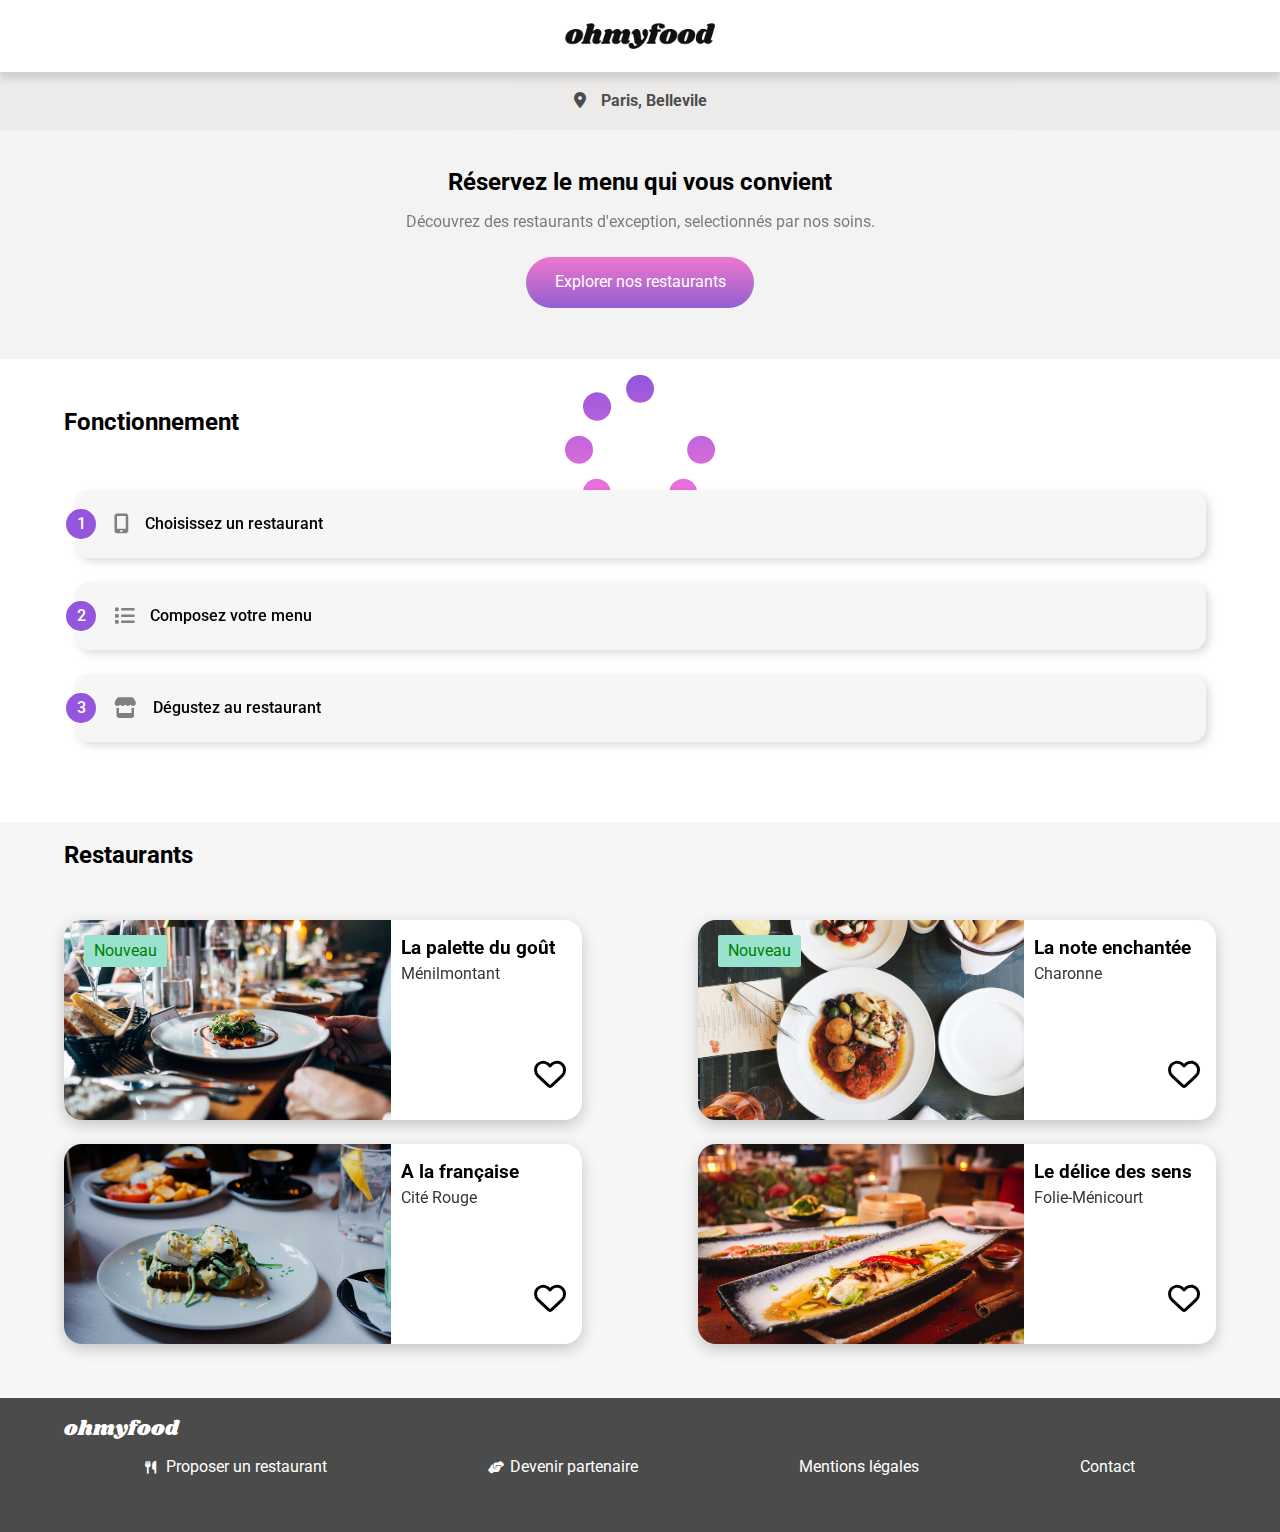
<file: index.html>
<!DOCTYPE html>
<html lang="en">
<head>
    <meta charset="UTF-8">
    <meta name="viewport" content="width=device-width, initial-scale=1.0">
    <link rel="preconnect" href="https://fonts.googleapis.com">
    <link rel="preconnect" href="https://fonts.gstatic.com" crossorigin>
    <link href="https://fonts.googleapis.com/css2?family=Roboto:wght@300;400;500;700&family=Shrikhand&display=swap" rel="stylesheet">
    <link rel="stylesheet"  href="CSS/style.css"/>
    <link rel="stylesheet" href="https://cdnjs.cloudflare.com/ajax/libs/font-awesome/6.1.0/css/all.min.css"/>
    <title>ohmyfood</title>
</head>
<body>
    <div class="body-invisible">
        <div class="loader-ohmyfood" id="visible">
            <i class="fa-solid fa-spinner"></i>
        </div> 
        <header>
            <div class="flexLoca">
                <img src="images/logo/ohmyfood.png" alt="logo">
            </div>
            <div class="loca">
                <i class="fa-solid fa-location-dot"></i>
                <span>Paris, Bellevile</span>
            </div>
        </header>
        <section class="explainLoca">
            <div class="exploration">
                <h3>Réservez le menu qui vous convient</h3>
                <p>Découvrez des restaurants d'exception, selectionnés par nos soins.</p>
                <button>Explorer nos restaurants</button>
            </div>
            <div class="fonctionnement">
                <h2>Fonctionnement</h2>
                <ol>
                    <li><i class="fa-solid fa-mobile-screen-button"></i>Choisissez un restaurant</li>
                    <li><i class="fa-solid fa-list"></i>Composez votre menu</li>
                    <li><i class="fa-solid fa-store"></i>Dégustez au restaurant</li>
                </ol>
            </div>
        </section>
        <section class="restaurants">
            <div class="container">
                <div class="cards">
                    <h2>Restaurants</h2>
                    <a class="card" href="la-palette-du-gout.html">
                        <img class="img_restaurant" src="images/restaurants/jay-wennington-N_Y88TWmGwA-unsplash.jpg" alt="palette du gout">
                        <span class="new">Nouveau</span>
                        <div class="article_content">
                            <h3>La palette du goût</h3>
                            <p>Ménilmontant</p>
                            <i class="fa-regular coeurVide fa-heart"></i>
                            <i class="fa-solid coeurPlein fa-heart"></i>
                        </div>
                    </a>
                    <a class="card" href="la-note-enchantee.html">
                        <img class="img_restaurant" src="images/restaurants/stil-u2Lp8tXIcjw-unsplash.jpg" alt="note enchantée">
                        <span class="new">Nouveau</span>
                        <div class="article_content">
                            <h3>La note enchantée</h3>
                            <p>Charonne</p>
                            <i class="fa-regular coeurVide fa-heart"></i>
                            <i class="fa-solid coeurPlein fa-heart"></i>
                        </div>
                    </a>
                    <a class="card" href="a-la-francaise.html">
                        <img class="img_restaurant" src="images/restaurants/toa-heftiba-DQKerTsQwi0-unsplash.jpg" alt="palette du gout">
                       
                        <div class="article_content">
                            <h3>A la française</h3>
                            <p>Cité Rouge</p>
                            <i class="fa-regular coeurVide fa-heart"></i>
                            <i class="fa-solid coeurPlein fa-heart"></i>
                        </div>
                    </a>
                    <a class="card" href="le-delice-des-sens.html">
                        <img class="img_restaurant" src="images/restaurants/louis-hansel-shotsoflouis-qNBGVyOCY8Q-unsplash.jpg" alt="palette du gout">
                       
                        <div class="article_content">
                            <h3>Le délice des sens</h3>
                            <p>Folie-Ménicourt</p>
                            <i class="fa-regular coeurVide fa-heart"></i>
                            <i class="fa-solid coeurPlein fa-heart"></i>
                        </div>
                    </a>
                   
                   
                </div>
            </div>
        </section>
        <footer>
            <h4>ohmyfood</h4>
            <ul>
                <li><a href="#"><i class="fa-solid couteaux fa-utensils"></i>Proposer un restaurant</a></li>
                <li><a href="#"><i class="fa-solid fa-handshake-angle"></i>Devenir partenaire</a></li>
                <li><a href="#">Mentions légales</a></li>
                <li><a href="mailto:noreply@ohmyfood.com">Contact</a></li>
            </ul>
        </footer>
    </div>
    
</body>
</html>
</file>
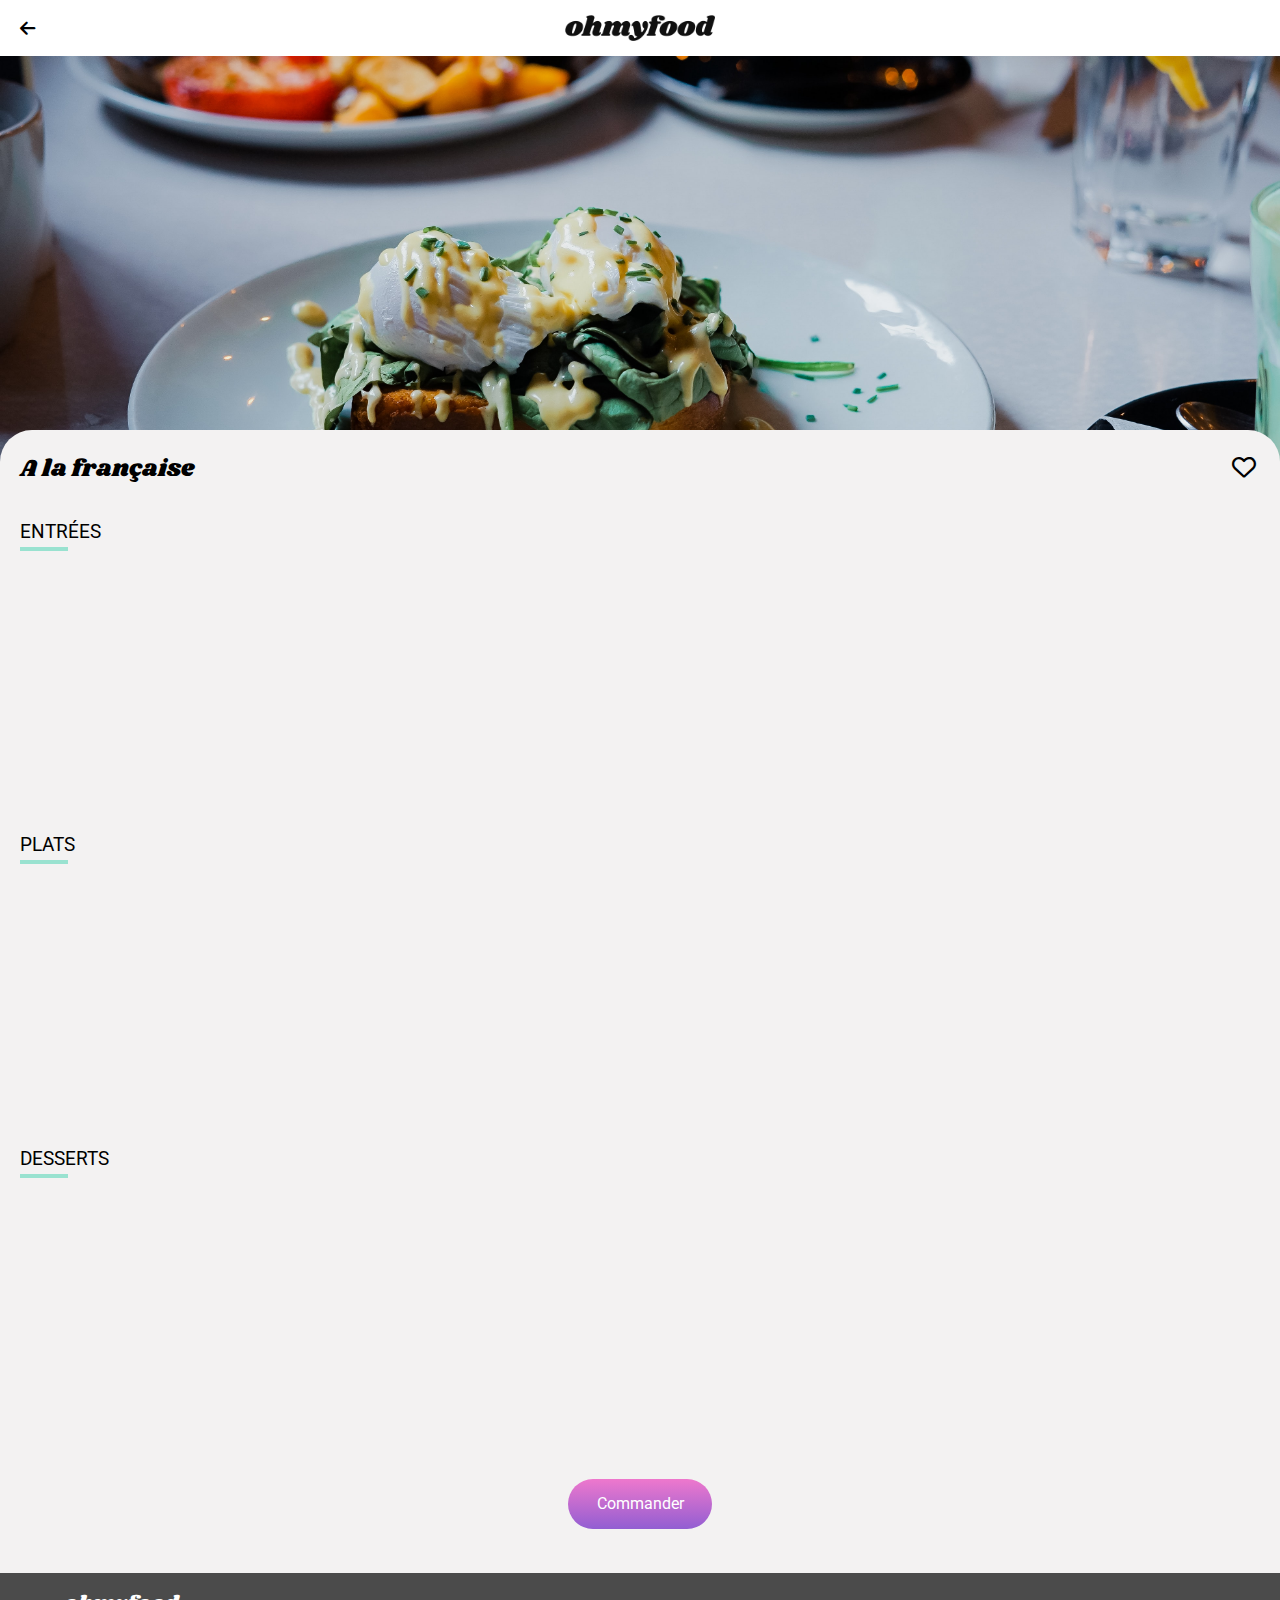
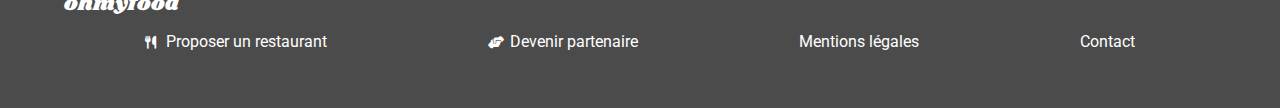
<file: a-la-francaise.html>
<!DOCTYPE html>
<html lang="en">
<head>
    <meta charset="UTF-8">
    <meta http-equiv="X-UA-Compatible" content="IE=edge">
    <meta name="viewport" content="width=device-width, initial-scale=1.0">
    <link rel="preconnect" href="https://fonts.googleapis.com">
    <link rel="preconnect" href="https://fonts.gstatic.com" crossorigin>
    <link href="https://fonts.googleapis.com/css2?family=Roboto:wght@300;400;700&display=swap" rel="stylesheet">
    <link href="https://fonts.googleapis.com/css2?family=Raleway:ital,wght@0,400;0,500;0,600;0,700;1,800&family=Roboto:ital,wght@1,100&family=Shrikhand&display=swap" rel="stylesheet">
    <link rel="stylesheet"  href="CSS/normalize.css"/>
    <link rel="stylesheet"  href="CSS/menu.css"/>
    <link rel="stylesheet" href="https://cdnjs.cloudflare.com/ajax/libs/font-awesome/6.1.0/css/all.min.css"/>
    <title>A la française</title>
</head>
<body>
    <header>
        <div class="header_logo">
            <a href="index.html"><i class="fa-solid fa-arrow-left"></i></a>
            <img class="img_logo" src="images/logo/ohmyfood.png" alt="logo">
        </div>
        <img class="img_restaurant" src="images/restaurants/toa-heftiba-DQKerTsQwi0-unsplash.jpg" alt="A la francaise">
    </header>
    <main>
        <section class="container">
            <div class="header_menu">
                <h2>A la française</h2>
                <div class="coeur">
                    <i class="fa-regular coeurVide fa-heart"></i>
                    <i class="fa-solid coeurPlein fa-heart"></i>
                </div>
                
            </div>
            <div class="menu">
                <article class="menu_entrees">
                    <h3>entrées</h3>
                    <div class="d0 menu_item">
                        <div class="text_item">
                            <strong class="titre_item">Tartare de poulpe acidulé</strong>
                            <span>Aux zestes d'orange</span>
                        </div>
                        <strong class="prix_item">25€</strong>
                        <div class="menu_check">
                            <div class="icone_check">
                                <i class="fa-check fas menuItem__icon"></i>
                            </div>
                        </div>
                    </div>
                    <div class="d1 menu_item">
                        <div class="text_item">
                            <strong class="titre_item">Velouté de légumes d'antan</strong>
                            <span>Carotte, panais, topinambour</span>
                        </div>
                        <strong class="prix_item">35€</strong>
                        <div class="menu_check">
                            <div class="icone_check">
                                <i class="fa-check fas menuItem__icon"></i>
                            </div>
                        </div>
                    </div>
                    <div class="d2 menu_item">
                        <div class="text_item">
                            <strong class="titre_item">Soupe à l'oignon</strong>
                            <span>Revisitée</span>
                        </div>
                        <strong class="prix_item">20€</strong>
                        <div class="menu_check">
                            <div class="icone_check">
                                <i class="fa-check fas menuItem__icon"></i>
                            </div>
                        </div>
                    </div>
                </article>
                <article class="menu_plats">
                    <h3>Plats</h3>
                    <div class="d3 menu_item">
                        <div class="text_item">
                            <strong class="titre_item">Coquilles Saint-Jacques</strong>
                            <span>Accompagnées d'une purée de panais</span>
                        </div>
                        <strong class="prix_item">40€</strong>
                        <div class="menu_check">
                            <div class="icone_check">
                                <i class="fa-check fas menuItem__icon"></i>
                            </div>
                        </div>
                    </div>
                    <div class="d4 menu_item">
                        <div class="text_item">
                            <strong class="titre_item">Magret de canard</strong>
                            <span>Et parmentier de pommes de terre</span>
                        </div>
                        <strong class="prix_item">35€</strong>
                        <div class="menu_check">
                            <div class="icone_check">
                                <i class="fa-check fas menuItem__icon"></i>
                            </div>
                        </div>
                    </div>
                    <div class="d5 menu_item">
                        <div class="text_item">
                            <strong class="titre_item">Pigeonneau d’Ille-et-Vilaine</strong>
                            <span>Sur son lit de gnocchis aux légumes</span>
                        </div>
                        <strong class="prix_item">44€</strong>
                        <div class="menu_check">
                            <div class="icone_check">
                                <i class="fa-check fas menuItem__icon"></i>
                            </div>
                        </div>
                    </div>
                </article>
                <article class="menu_dessert">
                    <h3>Desserts</h3>
                    <div class="d6 menu_item">
                        <div class="text_item">
                            <strong class="titre_item">Pétales de violettes glacés</strong>
                            <span>Et purée de noisettes</span>
                        </div>
                        <strong class="prix_item">18€</strong>
                        <div class="menu_check">
                            <div class="icone_check">
                                <i class="fa-check fas menuItem__icon"></i>
                            </div>
                        </div>
                    </div>
                    <div class="d7 menu_item">
                        <div class="text_item">
                            <strong class="titre_item">Fondant au chocolat</strong>
                            <span>Revisité</span>
                        </div>
                        <strong class="prix_item">22€</strong>
                        <div class="menu_check">
                            <div class="icone_check">
                                <i class="fa-check fas menuItem__icon"></i>
                            </div>
                        </div>
                    </div>
                    <div class="d8 menu_item">
                        <div class="text_item">
                            <strong class="titre_item">Millefeuille croustillant</strong>
                            <span>Myrtilles et pâte d’amande</span>
                        </div>
                        <strong class="prix_item">23€ </strong>
                        <div class="menu_check">
                            <div class="icone_check">
                                <i class="fa-check fas menuItem__icon"></i>
                            </div>
                        </div>
                    </div>
                </article>
            </div>
            <button>Commander</button>
        </section>
    </main>
    <footer>
        <h4>ohmyfood</h4>
        <ul>
            <li><a href="#"><i class="fa-solid couteaux fa-utensils"></i>Proposer un restaurant</a></li>
            <li><a href="#"><i class="fa-solid fa-handshake-angle"></i>Devenir partenaire</a></li>
            <li><a href="#">Mentions légales</a></li>
            <li><a href="mailto:noreply@ohmyfood.com">Contact</a></li>
        </ul>
        
    </footer>
</body>
</html>
</file>
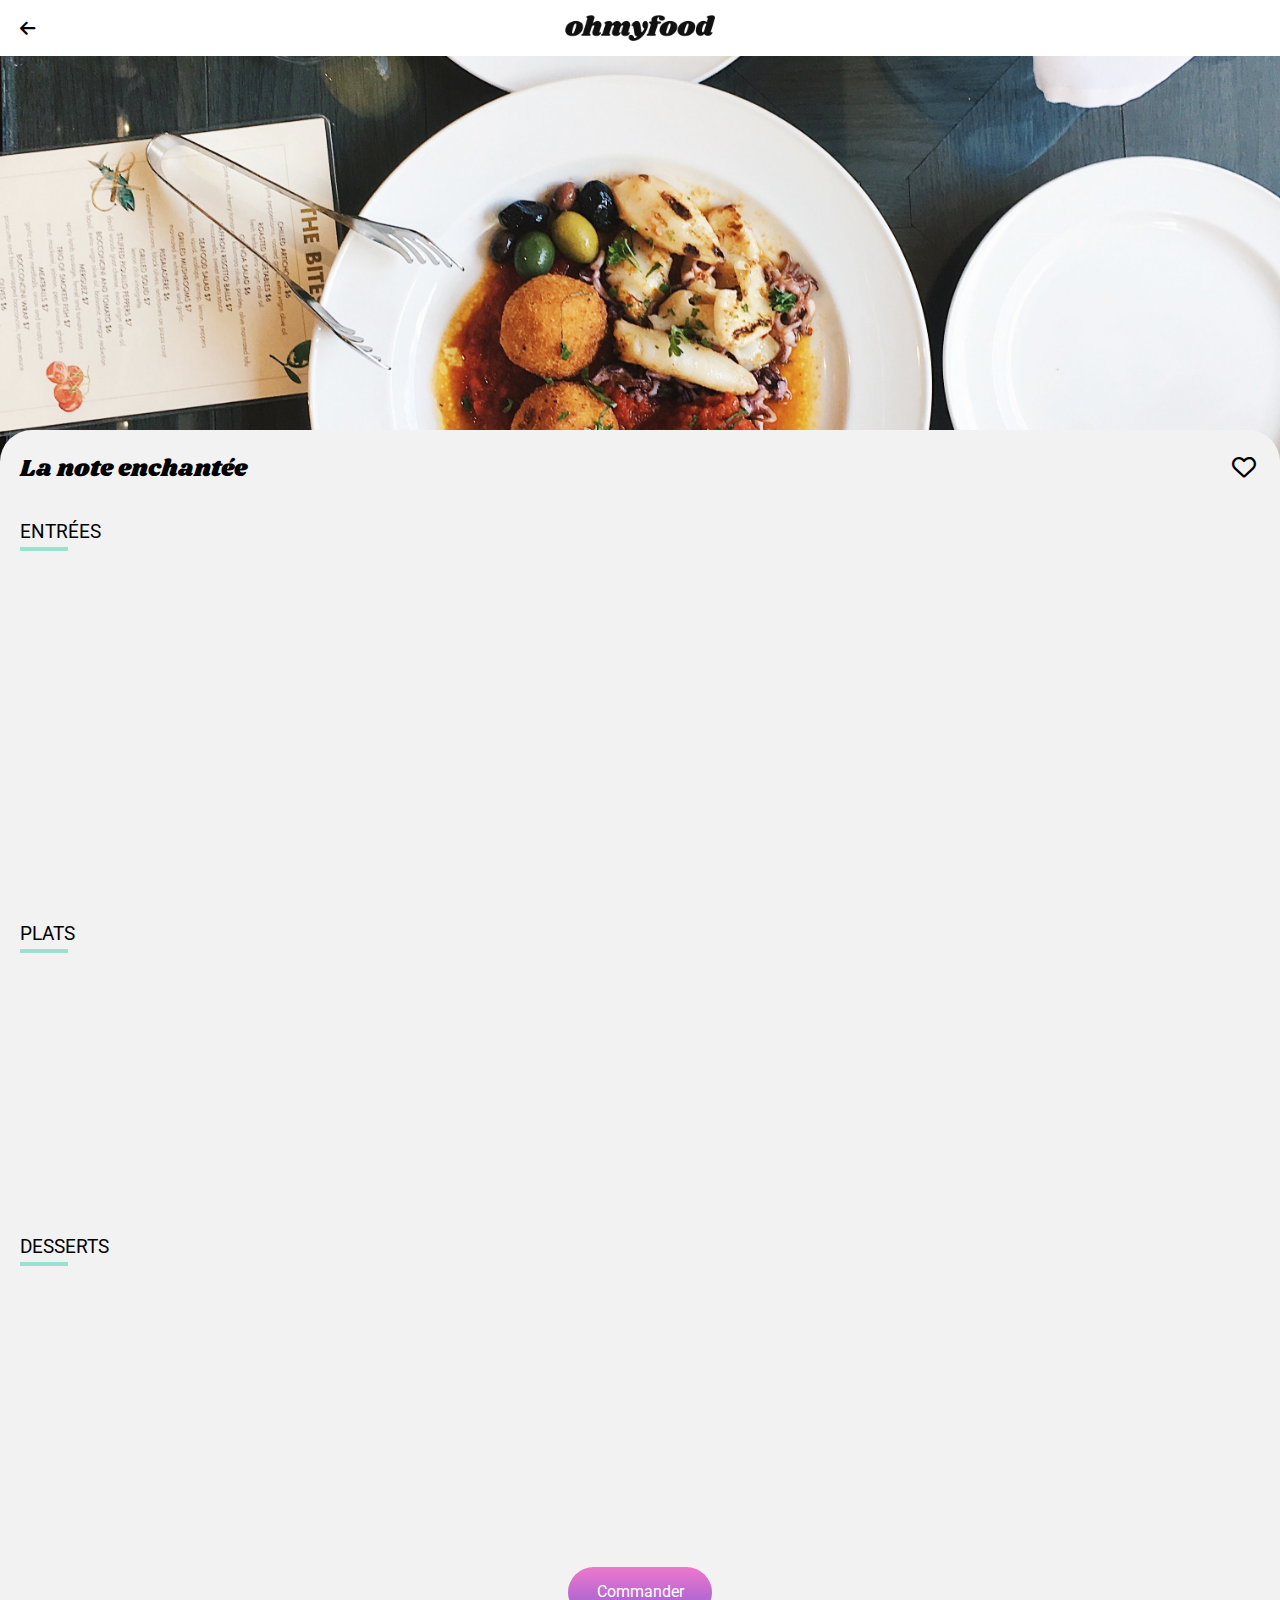
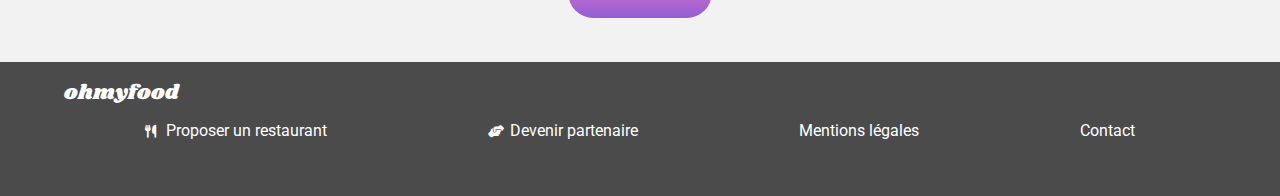
<file: la-note-enchantee.html>
<!DOCTYPE html>
<html lang="en">
<head>
    <meta charset="UTF-8">
    <meta http-equiv="X-UA-Compatible" content="IE=edge">
    <meta name="viewport" content="width=device-width, initial-scale=1.0">
    <link rel="preconnect" href="https://fonts.googleapis.com">
    <link rel="preconnect" href="https://fonts.gstatic.com" crossorigin>
    <link href="https://fonts.googleapis.com/css2?family=Roboto:wght@300;400;700&display=swap" rel="stylesheet">
    <link href="https://fonts.googleapis.com/css2?family=Raleway:ital,wght@0,400;0,500;0,600;0,700;1,800&family=Roboto:ital,wght@1,100&family=Shrikhand&display=swap" rel="stylesheet">
    <link rel="stylesheet"  href="CSS/normalize.css"/>
    <link rel="stylesheet"  href="CSS/menu.css"/>
    <link rel="stylesheet" href="https://cdnjs.cloudflare.com/ajax/libs/font-awesome/6.1.0/css/all.min.css"/>
    <title>La palette du goût</title>
</head>
<body>
    <header>
        <div class="header_logo">
            <a href="index.html"><i class="fa-solid fa-arrow-left"></i></a>
            <img class="img_logo" src="images/logo/ohmyfood.png" alt="logo">
        </div>
        <img class="img_restaurant" src="images/restaurants/stil-u2Lp8tXIcjw-unsplash.jpg" alt="palette du gout">
    </header>
    <main>
        <section class="container">
            <div class="header_menu">
                <h2>La note enchantée</h2>
                <div class="coeur">
                    <i class="fa-regular coeurVide fa-heart"></i>
                    <i class="fa-solid coeurPlein fa-heart"></i>
                </div>
            </div>
            <div class="menu">
                <article class="menu_entrees">
                    <h3>entrées</h3>
                    <div class="d0 menu_item">
                        <div class="text_item">
                            <strong class="titre_item">Ravioles de foie gras</strong>
                            <span>Accompagnés de leur crème à la truffe</span>
                        </div>
                        <strong class="prix_item">25€</strong>
                        <div class="menu_check">
                            <div class="icone_check">
                                <i class="fa-check fas menuItem__icon"></i>
                            </div>
                        </div>
                    </div>
                    <div class="d1 menu_item">
                        <div class="text_item">
                            <strong class="titre_item">Caviar osciètre</strong>
                            <span>Sur blini à la farine de blé noir</span>
                        </div>
                        <strong class="prix_item">35€</strong>
                        <div class="menu_check">
                            <div class="icone_check">
                                <i class="fa-check fas menuItem__icon"></i>
                            </div>
                        </div>
                    </div>
                    <div class="d2 menu_item">
                        <div class="text_item">
                            <strong class="titre_item">Homard et espuma de potiron</strong>
                            <span>Mariné aux zestes d'orange</span>
                        </div>
                        <strong class="prix_item">20€</strong>
                        <div class="menu_check">
                            <div class="icone_check">
                                <i class="fa-check fas menuItem__icon"></i>
                            </div>
                        </div>
                    </div>
                    <div class="d3 menu_item">
                        <div class="text_item">
                            <strong class="titre_item">Foie gras de canard cuit entier</strong>
                            <span>Confiture de figue et pain toasté</span>
                        </div>
                        <strong class="prix_item">35€</strong>
                        <div class="menu_check">
                            <div class="icone_check">
                                <i class="fa-check fas menuItem__icon"></i>
                            </div>
                        </div>
                    </div>
                </article>
                <article class="menu_plats">
                    <h3>Plats</h3>
                    <div class="d4 menu_item">
                        <div class="text_item">
                            <strong class="titre_item">Noix de coquilles Saint-Jacques</strong>
                            <span>Sur lit de purée de céleri-rave</span>
                        </div>
                        <strong class="prix_item">40€</strong>
                        <div class="menu_check">
                            <div class="icone_check">
                                <i class="fa-check fas menuItem__icon"></i>
                            </div>
                        </div>
                    </div>
                    <div class="d5 menu_item">
                        <div class="text_item">
                            <strong class="titre_item">Langoustine poêlée</strong>
                            <span>Purée de patate douce</span>
                        </div>
                        <strong class="prix_item">35€</strong>
                        <div class="menu_check">
                            <div class="icone_check">
                                <i class="fa-check fas menuItem__icon"></i>
                            </div>
                        </div>
                    </div>
                    <div class="d6 menu_item">
                        <div class="text_item">
                            <strong class="titre_item">Mijoté de queue de boeuf</strong>
                            <span>Et riz sauvage aux zestes de citron</span>
                        </div>
                        <strong class="prix_item">44€</strong>
                        <div class="menu_check">
                            <div class="icone_check">
                                <i class="fa-check fas menuItem__icon"></i>
                            </div>
                        </div>
                    </div>
                </article>
                <article class="menu_dessert">
                    <h3>Desserts</h3>
                    <div class="d7 menu_item">
                        <div class="text_item">
                            <strong class="titre_item">Macaron noisette et chocolat</strong>
                            <span>Glace au caramel brun et sel de Guérande</span>
                        </div>
                        <strong class="prix_item">18€</strong>
                        <div class="menu_check">
                            <div class="icone_check">
                                <i class="fa-check fas menuItem__icon"></i>
                            </div>
                        </div>
                    </div>
                    <div class="d8 menu_item">
                        <div class="text_item">
                            <strong class="titre_item">Baba au rhum revisité</strong>
                            <span>Avec son coulis de citron</span>
                        </div>
                        <strong class="prix_item">22€</strong>
                        <div class="menu_check">
                            <div class="icone_check">
                                <i class="fa-check fas menuItem__icon"></i>
                            </div>
                        </div>
                    </div>
                    <div class="d9 menu_item">
                        <div class="text_item">
                            <strong class="titre_item">Tarte au citron meringuée</strong>
                            <span>Déstructurée</span>
                        </div>
                        <strong class="prix_item">23€ </strong>
                        <div class="menu_check">
                            <div class="icone_check">
                                <i class="fa-check fas menuItem__icon"></i>
                            </div>
                        </div>
                    </div>
                </article>
            </div>
            <button>Commander</button>
        </section>
    </main>
    <footer>
        <h4>ohmyfood</h4>
        <ul>
            <li><a href="#"><i class="fa-solid couteaux fa-utensils"></i>Proposer un restaurant</a></li>
            <li><a href="#"><i class="fa-solid fa-handshake-angle"></i>Devenir partenaire</a></li>
            <li><a href="#">Mentions légales</a></li>
            <li><a href="mailto:noreply@ohmyfood.com">Contact</a></li>
        </ul>
        
    </footer>
</body>
</html>
</file>
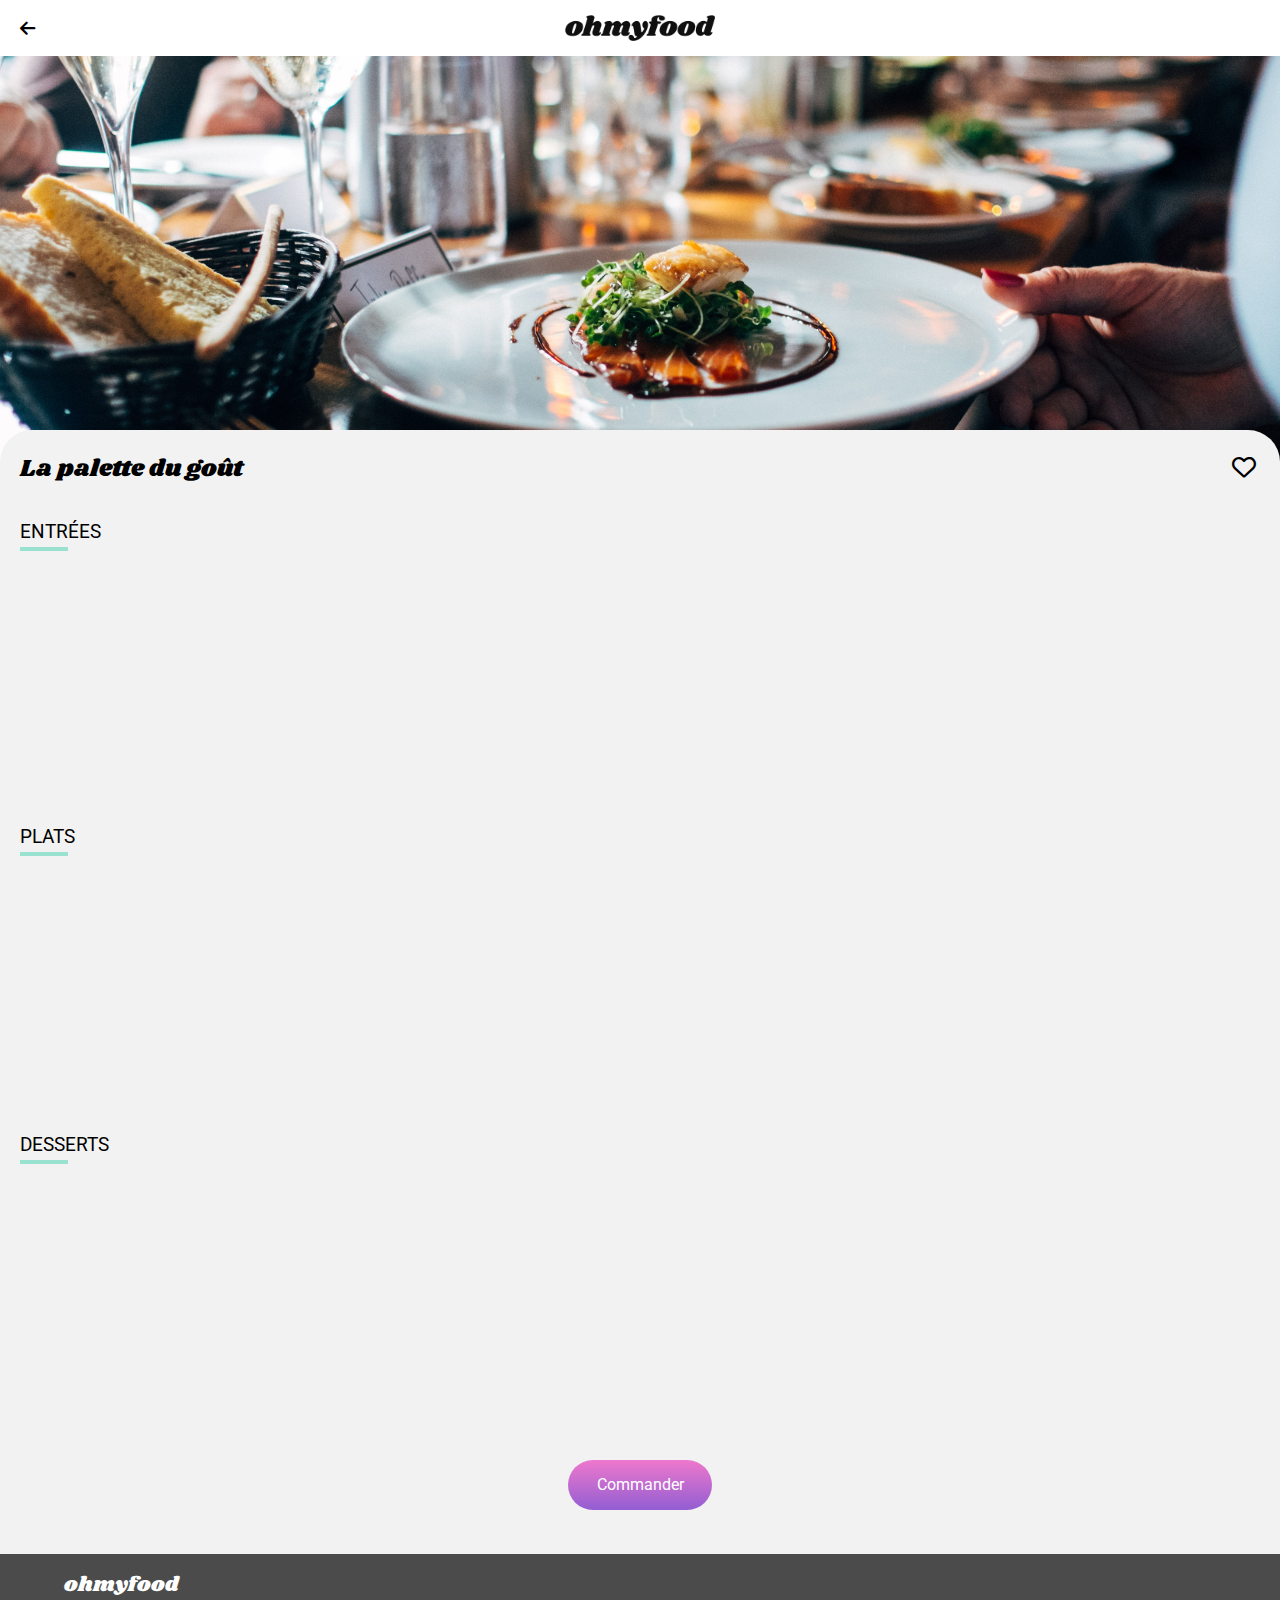
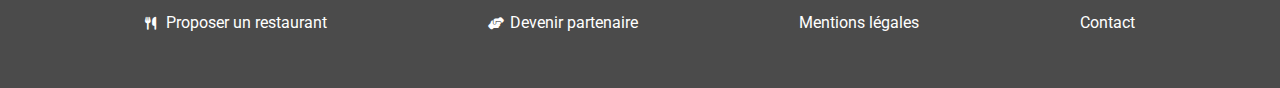
<file: la-palette-du-gout.html>
<!DOCTYPE html>
<html lang="en">
<head>
    <meta charset="UTF-8">
    <meta http-equiv="X-UA-Compatible" content="IE=edge">
    <meta name="viewport" content="width=device-width, initial-scale=1.0">
    <link rel="preconnect" href="https://fonts.googleapis.com">
    <link rel="preconnect" href="https://fonts.gstatic.com" crossorigin>
    <link href="https://fonts.googleapis.com/css2?family=Roboto:wght@300;400;700&display=swap" rel="stylesheet">
    <link href="https://fonts.googleapis.com/css2?family=Raleway:ital,wght@0,400;0,500;0,600;0,700;1,800&family=Roboto:ital,wght@1,100&family=Shrikhand&display=swap" rel="stylesheet">
    <link rel="stylesheet"  href="CSS/normalize.css"/>
    <link rel="stylesheet"  href="CSS/menu.css"/>
    <link rel="stylesheet" href="https://cdnjs.cloudflare.com/ajax/libs/font-awesome/6.1.0/css/all.min.css"/>
    <title>La palette du goût</title>
</head>
<body>
    <header>
        <div class="header_logo">
            <a href="index.html"><i class="fa-solid fa-arrow-left"></i></a>
            <img class="img_logo" src="images/logo/ohmyfood.png" alt="logo">
        </div>
        <img class="img_restaurant" src="images/restaurants/jay-wennington-N_Y88TWmGwA-unsplash.jpg" alt="palette du gout">
    </header>
    <main>
        <section class="container">
            <div class="header_menu">
                <h2>La palette du goût</h2>
                <div class="coeur">
                    <i class="fa-regular coeurVide fa-heart"></i>
                    <i class="fa-solid coeurPlein fa-heart"></i>
                </div>
                
            </div>
            <div class="menu">
                <article class="menu_entrees">
                    <h3>entrées</h3>
                    <div class="d0 menu_item">
                        <div class="text_item">
                            <strong class="titre_item text-ellipsis">Fricassée d'escargot</strong>
                            <span class="text-ellipsis">Au piment d'espelette</span>
                        </div>
                        <strong class="prix_item">25€</strong>
                        <div class="menu_check">
                            <div class="icone_check">
                                <i class="fa-check fas menuItem__icon"></i>
                            </div>
                        </div>
                    </div>
                    <div class="d1 menu_item">
                        <div class="text_item">
                            <strong class="titre_item text-ellipsis">Foie gras de canard mi-cuit</strong>
                            <span class="text-ellipsis">Et ses copeaux de truffe noire</span>
                        </div>
                        <strong class="prix_item">35€</strong>
                        <div class="menu_check">
                            <div class="icone_check">
                                <i class="fa-check fas menuItem__icon"></i>
                            </div>
                        </div>
                    </div>
                    <div class="d2 menu_item">
                        <div class="text_item">
                            <strong class="titre_item">Oeuf au plat</strong>
                            <span class="text-ellipsis">Assaisonné à la truffe sur lit de caviar</span>
                        </div>
                        <strong class="prix_item">20€</strong>
                        <div class="menu_check">
                            <div class="icone_check">
                                <i class="fa-check fas menuItem__icon"></i>
                            </div>
                        </div>
                    </div>
                </article>
                <article class="menu_plats">
                    <h3>Plats</h3>
                    <div class="d3 menu_item">
                        <div class="text_item">
                            <strong class="titre_item">Filet de boeuf aux herbes</strong>
                            <span class="text-ellipsis">Accompagné de sa ribambelle de légumes</span>
                        </div>
                        <strong class="prix_item">40€</strong>
                        <div class="menu_check">
                            <div class="icone_check">
                                <i class="fa-check fas menuItem__icon"></i>
                            </div>
                        </div>
                    </div>
                    <div class="d4 menu_item">
                        <div class="text_item">
                            <strong class="titre_item">Parmentier de queue de boeuf</strong>
                            <span class="text-ellipsis">À la truffe noire sur sa purée de panais</span>
                        </div>
                        <strong class="prix_item">35€</strong>
                        <div class="menu_check">
                            <div class="icone_check">
                                <i class="fa-check fas menuItem__icon"></i>
                            </div>
                        </div>
                    </div>
                    <div class="d5 menu_item">
                        <div class="text_item">
                            <strong class="titre_item">Filet de turbot</strong>
                            <span>Aux agrumes</span>
                        </div>
                        <strong class="prix_item">44€</strong>
                        <div class="menu_check">
                            <div class="icone_check">
                                <i class="fa-check fas menuItem__icon"></i>
                            </div>
                        </div>
                    </div>
                </article>
                <article class="menu_dessert">
                    <h3>Desserts</h3>
                    <div class="d6 menu_item">
                        <div class="text_item">
                            <strong class="titre_item">Paris-Brest</strong>
                            <span>Revisité</span>
                        </div>
                        <strong class="prix_item">18€</strong>
                        <div class="menu_check">
                            <div class="icone_check">
                                <i class="fa-check fas menuItem__icon"></i>
                            </div>
                        </div>
                    </div>
                    <div class="d7 menu_item">
                        <div class="text_item">
                            <strong class="titre_item text-ellipsis">Macaron au chocolat d'exception </strong>
                            <span class="text-ellipsis">Et glace à la vanille de Madagascar</span>
                        </div>
                        <strong class="prix_item">22€</strong>
                        <div class="menu_check">
                            <div class="icone_check">
                                <i class="fa-check fas menuItem__icon"></i>
                            </div>
                        </div>
                    </div>
                    <div class="d8 menu_item">
                        <div class="text_item">
                            <strong class="titre_item text-ellipsis">Mousse au chocolat </strong>
                            <span class="text-ellipsis">Au piment d'Espelette et à la truffe noire</span>
                        </div>
                        <strong class="prix_item">23€ </strong>
                        <div class="menu_check">
                            <div class="icone_check">
                                <i class="fa-check fas menuItem__icon"></i>
                            </div>
                        </div>
                    </div>
                </article>
            </div>
            <button>Commander</button>
        </section>
    </main>
    <footer>
        <h4>ohmyfood</h4>
        <ul>
            <li><a href="#"><i class="fa-solid couteaux fa-utensils"></i>Proposer un restaurant</a></li>
            <li><a href="#"><i class="fa-solid fa-handshake-angle"></i>Devenir partenaire</a></li>
            <li><a href="#">Mentions légales</a></li>
            <li><a href="mailto:noreply@ohmyfood.com">Contact</a></li>
        </ul>
        
    </footer>
</body>
</html>
</file>
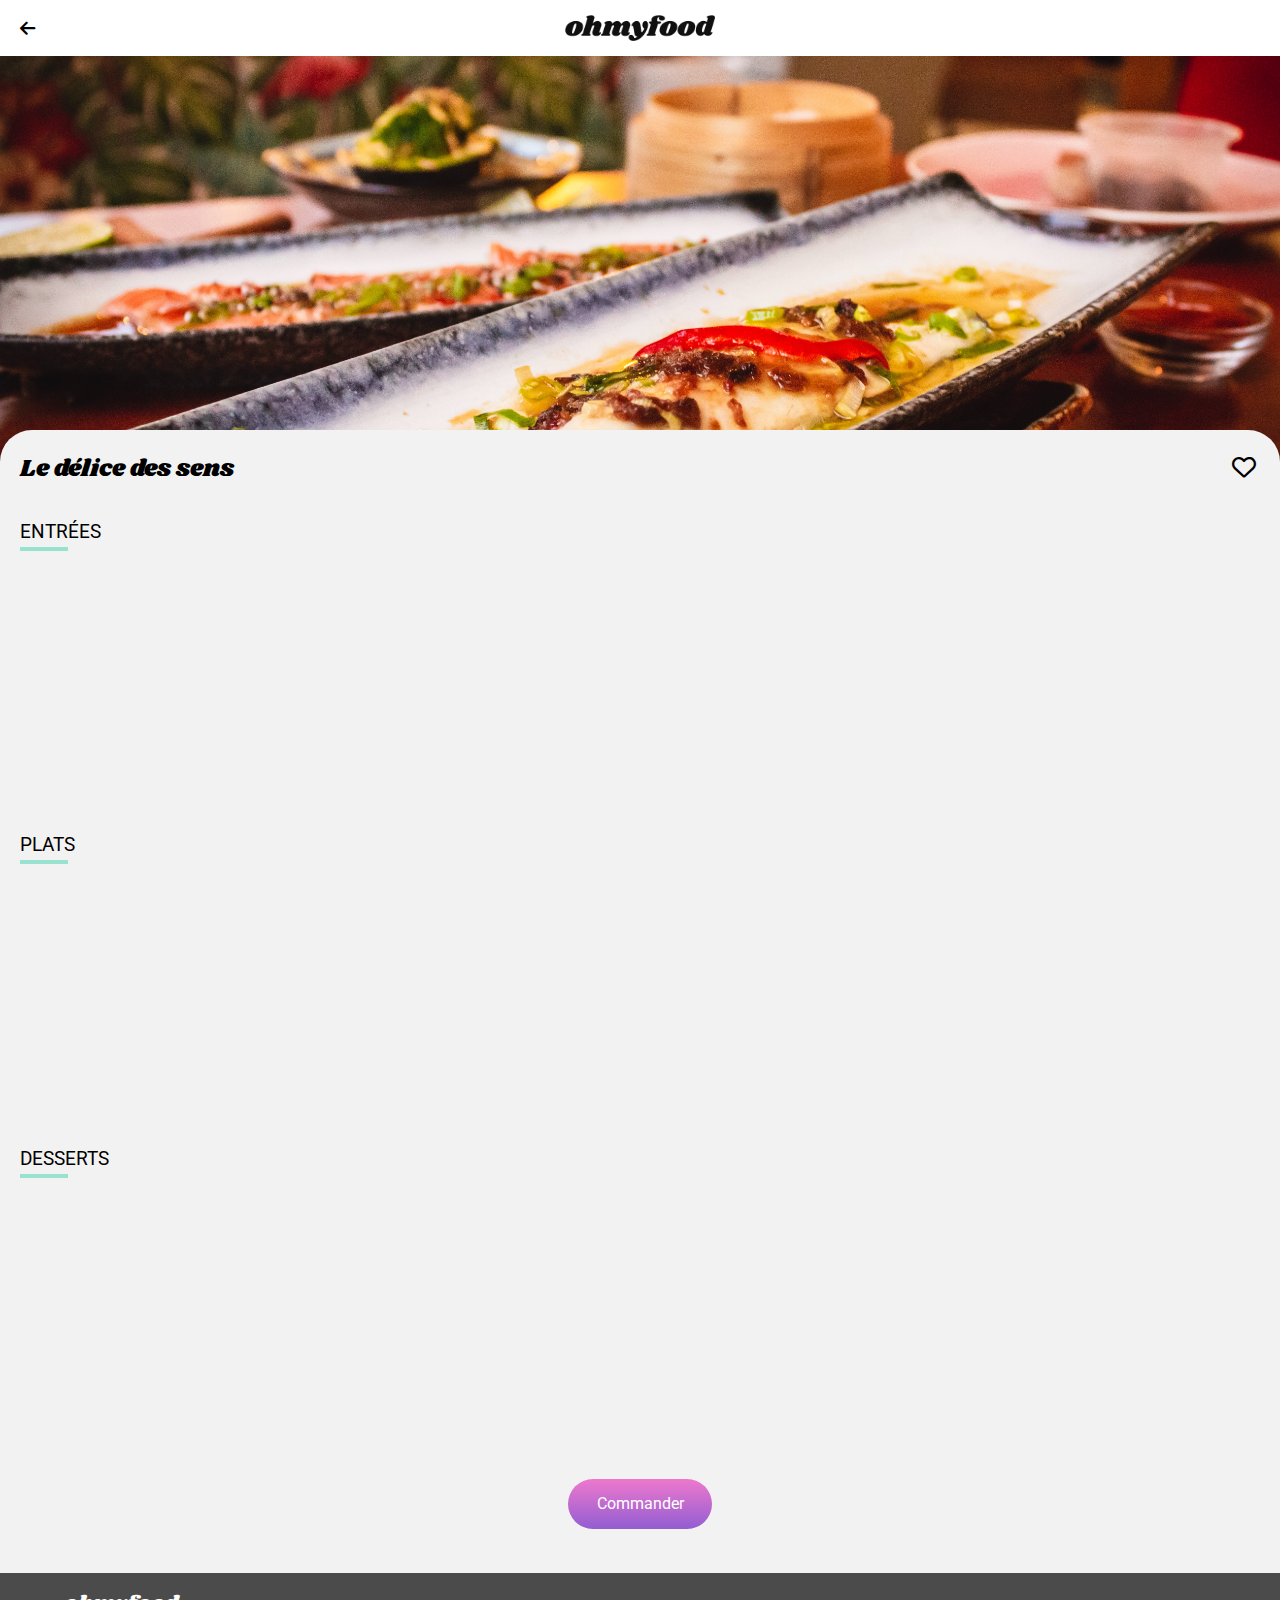
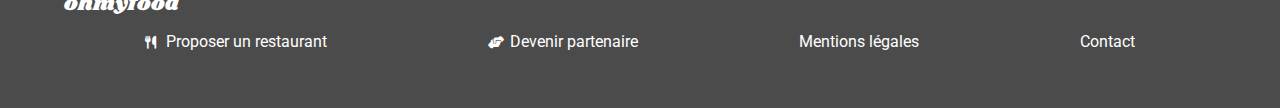
<file: le-delice-des-sens.html>
<!DOCTYPE html>
<html lang="en">
<head>
    <meta charset="UTF-8">
    <meta http-equiv="X-UA-Compatible" content="IE=edge">
    <meta name="viewport" content="width=device-width, initial-scale=1.0">
    <link rel="preconnect" href="https://fonts.googleapis.com">
    <link rel="preconnect" href="https://fonts.gstatic.com" crossorigin>
    <link href="https://fonts.googleapis.com/css2?family=Roboto:wght@300;400;700&display=swap" rel="stylesheet">
    <link href="https://fonts.googleapis.com/css2?family=Raleway:ital,wght@0,400;0,500;0,600;0,700;1,800&family=Roboto:ital,wght@1,100&family=Shrikhand&display=swap" rel="stylesheet">
    <link rel="stylesheet"  href="CSS/normalize.css"/>
    <link rel="stylesheet"  href="CSS/menu.css"/>
    <link rel="stylesheet" href="https://cdnjs.cloudflare.com/ajax/libs/font-awesome/6.1.0/css/all.min.css"/>
    <title>Le délice des sens</title>
</head>
<body>
    <header>
        <div class="header_logo">
            <a href="index.html"><i class="fa-solid fa-arrow-left"></i></a>
            <img class="img_logo" src="images/logo/ohmyfood.png" alt="logo">
        </div>
        <img class="img_restaurant" src="images/restaurants/louis-hansel-shotsoflouis-qNBGVyOCY8Q-unsplash.jpg" alt="palette du gout">
    </header>
    <main>
        <section class="container">
            <div class="header_menu">
                <h2>Le délice des sens</h2>
                <div class="coeur">
                    <i class="fa-regular coeurVide fa-heart"></i>
                    <i class="fa-solid coeurPlein fa-heart"></i>
                </div> 
            </div>
            <div class="menu">
                <article class="menu_entrees">
                    <h3>entrées</h3>
                    <div class="d0 menu_item">
                        <div class="text_item">
                            <strong class="titre_item">Tartare de thon</strong>
                            <span>Assaisonné au yuzu</span>
                        </div>
                        <strong class="prix_item">25€</strong>
                        <div class="menu_check">
                            <div class="icone_check">
                                <i class="fa-check fas menuItem__icon"></i>
                            </div>
                        </div>
                    </div>
                    <div class="d1 menu_item">
                        <div class="text_item">
                            <strong class="titre_item">Bouchée de homard croustillant</strong>
                            <span>Et sa farandole de petits légumes</span>
                        </div>
                        <strong class="prix_item">35€</strong>
                        <div class="menu_check">
                            <div class="icone_check">
                                <i class="fa-check fas menuItem__icon"></i>
                            </div>
                        </div>
                    </div>
                    <div class="d2 menu_item">
                        <div class="text_item">
                            <strong class="titre_item">Velouté de cèpes</strong>
                            <span>Aux truffes</span>
                        </div>
                        <strong class="prix_item">20€</strong>
                        <div class="menu_check">
                            <div class="icone_check">
                                <i class="fa-check fas menuItem__icon"></i>
                            </div>
                        </div>
                    </div>
                </article>
                <article class="menu_plats">
                    <h3>Plats</h3>
                    <div class="d3 menu_item">
                        <div class="text_item">
                            <strong class="titre_item text-ellipsis">Poulet rôti aux herbes de Provence</strong>
                            <span>Et sa crème de truffe</span>
                        </div>
                        <strong class="prix_item">40€</strong>
                        <div class="menu_check">
                            <div class="icone_check">
                                <i class="fa-check fas menuItem__icon"></i>
                            </div>
                        </div>
                    </div>
                    <div class="d4 menu_item">
                        <div class="text_item">
                            <strong class="titre_item">Langouste rôtie</strong>
                            <span>Et ses légumes de saison</span>
                        </div>
                        <strong class="prix_item">35€</strong>
                        <div class="menu_check">
                            <div class="icone_check">
                                <i class="fa-check fas menuItem__icon"></i>
                            </div>
                        </div>
                    </div>
                    <div class="d5 menu_item">
                        <div class="text_item">
                            <strong class="titre_item">Côte de boeuf Angus</strong>
                            <span>Et sa purée de panais</span>
                        </div>
                        <strong class="prix_item">44€</strong>
                        <div class="menu_check">
                            <div class="icone_check">
                                <i class="fa-check fas menuItem__icon"></i>
                            </div>
                        </div>
                    </div>
                </article>
                <article class="menu_dessert">
                    <h3>Desserts</h3>
                    <div class="d6 menu_item">
                        <div class="text_item">
                            <strong class="titre_item">Farandole de desserts</strong>
                            <span>Du chef</span>
                        </div>
                        <strong class="prix_item">18€</strong>
                        <div class="menu_check">
                            <div class="icone_check">
                                <i class="fa-check fas menuItem__icon"></i>
                            </div>
                        </div>
                    </div>
                    <div class="d7 menu_item">
                        <div class="text_item">
                            <strong class="titre_item">Crème brulée</strong>
                            <span>Revisitée</span>
                        </div>
                        <strong class="prix_item">22€</strong>
                        <div class="menu_check">
                            <div class="icone_check">
                                <i class="fa-check fas menuItem__icon"></i>
                            </div>
                        </div>
                    </div>
                    <div class="d8 menu_item">
                        <div class="text_item">
                            <strong class="titre_item">Tiramisu </strong>
                            <span>À la noisette</span>
                        </div>
                        <strong class="prix_item">23€ </strong>
                        <div class="menu_check">
                            <div class="icone_check">
                                <i class="fa-check fas menuItem__icon"></i>
                            </div>
                        </div>
                    </div>
                </article>
            </div>
            <button>Commander</button>
        </section>
    </main>
    <footer>
        <h4>ohmyfood</h4>
        <ul>
            <li><a href="#"><i class="fa-solid couteaux fa-utensils"></i>Proposer un restaurant</a></li>
            <li><a href="#"><i class="fa-solid fa-handshake-angle"></i>Devenir partenaire</a></li>
            <li><a href="#">Mentions légales</a></li>
            <li><a href="mailto:noreply@ohmyfood.com">Contact</a></li>
        </ul>
        
    </footer>
</body>
</html>
</file>
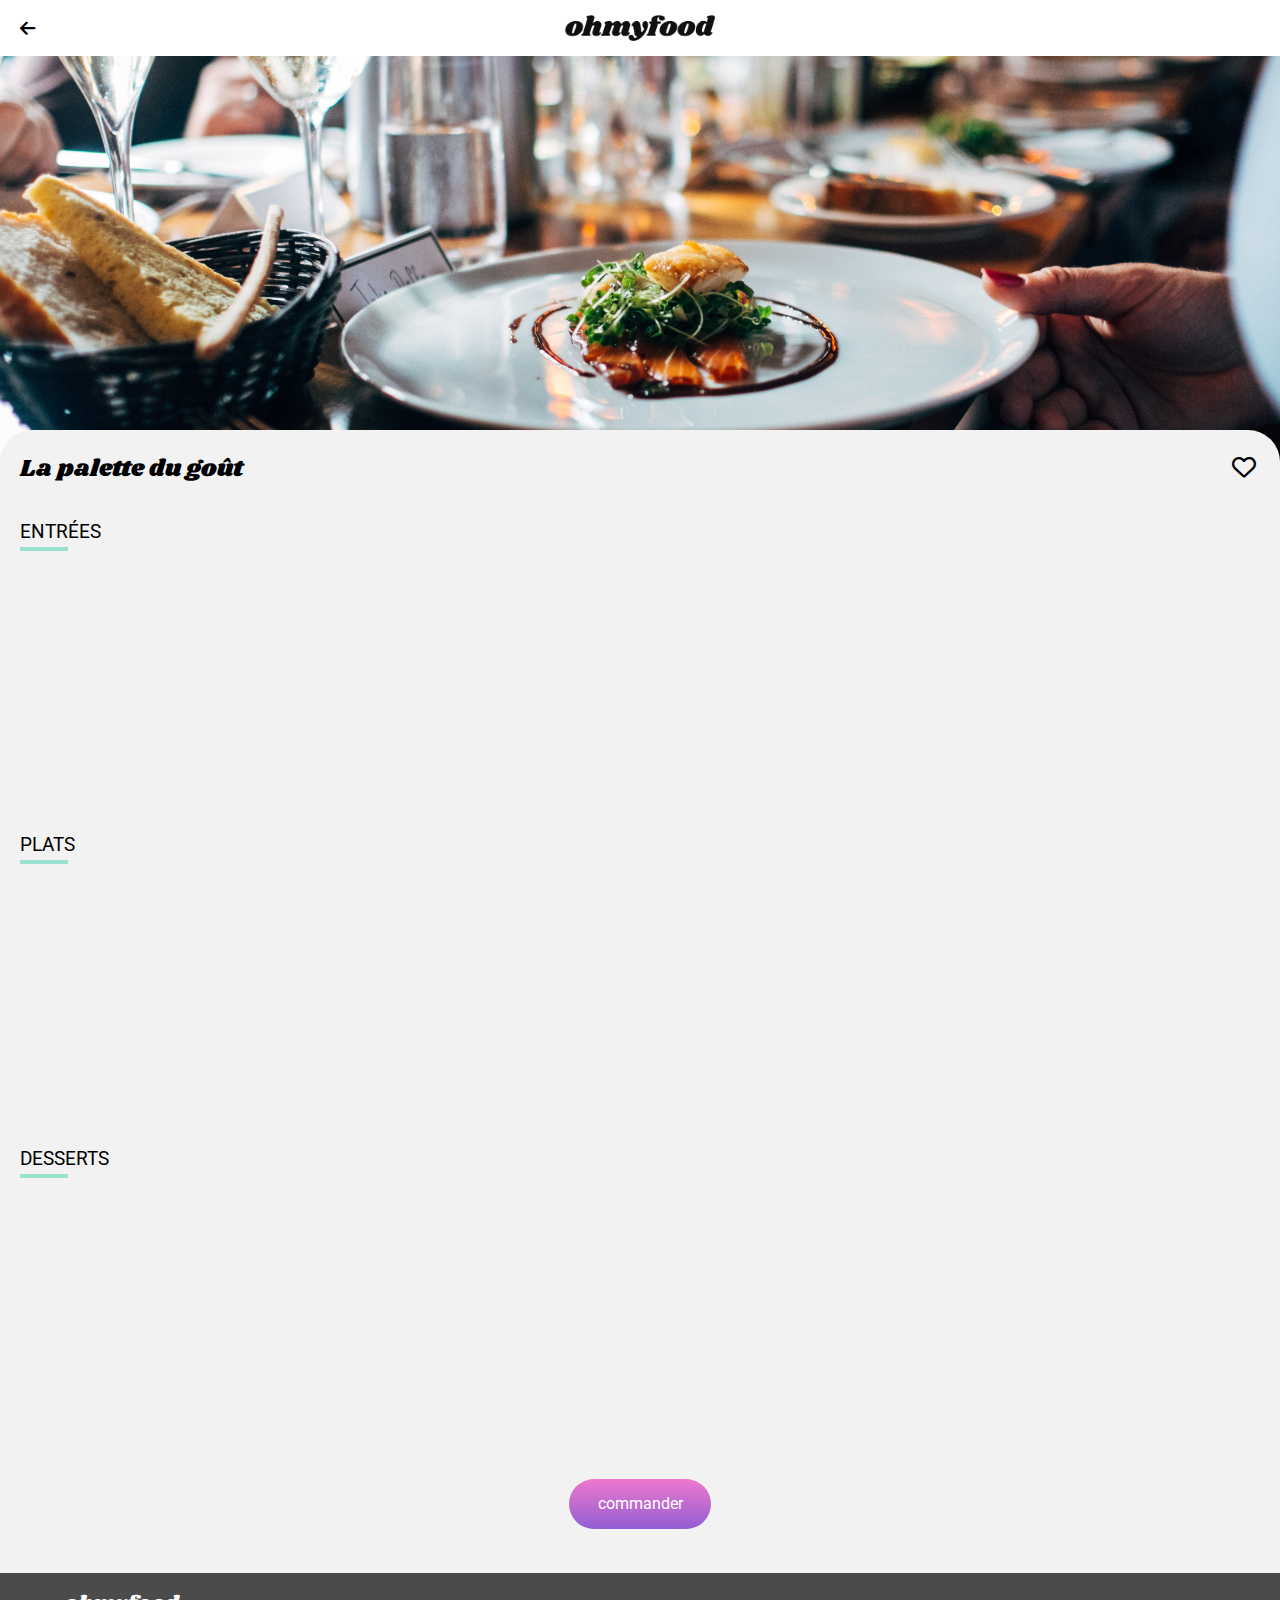
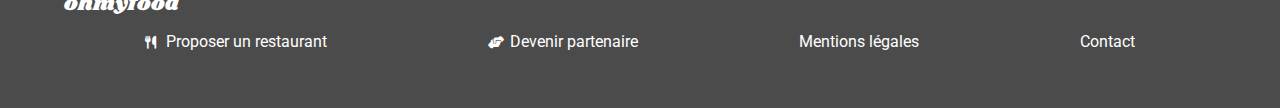
<file: menu1.html>
<!DOCTYPE html>
<html lang="en">
<head>
    <meta charset="UTF-8">
    <meta http-equiv="X-UA-Compatible" content="IE=edge">
    <meta name="viewport" content="width=device-width, initial-scale=1.0">
    <link rel="preconnect" href="https://fonts.googleapis.com">
    <link rel="preconnect" href="https://fonts.gstatic.com" crossorigin>
    <link href="https://fonts.googleapis.com/css2?family=Roboto:wght@300;400;700&display=swap" rel="stylesheet">
    <link href="https://fonts.googleapis.com/css2?family=Raleway:ital,wght@0,400;0,500;0,600;0,700;1,800&family=Roboto:ital,wght@1,100&family=Shrikhand&display=swap" rel="stylesheet">
    <link rel="stylesheet"  href="CSS/normalize.css"/>
    <link rel="stylesheet"  href="CSS/menu.css"/>
    <link rel="stylesheet" href="https://cdnjs.cloudflare.com/ajax/libs/font-awesome/6.1.0/css/all.min.css"/>
    <title>La palette du goût</title>
</head>
<body>
    <header>
        <div class="header_logo">
            <a href="index.html"><i class="fa-solid fa-arrow-left"></i></a>
            <img class="img_logo" src="images/logo/ohmyfood.png" alt="logo">
        </div>
        <img class="img_restaurant" src="images/restaurants/jay-wennington-N_Y88TWmGwA-unsplash.jpg" alt="palette du gout">
    </header>
    <main>
        <section class="container">
            <div class="header_menu">
                <h2>La palette du goût</h2>
                <div class="coeur">
                    <i class="fa-regular coeurVide fa-heart"></i>
                    <i class="fa-solid coeurPlein fa-heart"></i>
                </div>
                
            </div>
            <section class="menu">
                <article class="menu_entrees">
                    <h3>entrées</h3>
                    <div class="d0 menu_item">
                        <div class="text_item">
                            <strong class="titre_item">Fricassée d'escargot</strong>
                            <span>Au piment d'espelette</span>
                        </div>
                        <strong class="prix_item">25€</strong>
                        <div class="menu_check">
                            <div class="icone_check">
                                <i class="fa-check fas menuItem__icon"></i>
                            </div>
                        </div>
                    </div>
                    <div class="d1 menu_item">
                        <div class="text_item">
                            <strong class="titre_item">Foie gras de canard mi-cuit</strong>
                            <span>Et ses copeaux de truffe noire</span>
                        </div>
                        <strong class="prix_item">35€</strong>
                        <div class="menu_check">
                            <div class="icone_check">
                                <i class="fa-check fas menuItem__icon"></i>
                            </div>
                        </div>
                    </div>
                    <div class="d2 menu_item">
                        <div class="text_item">
                            <strong class="titre_item">Oeuf au plat</strong>
                            <span>Assaisonné à la truffe sur lit de caviar</span>
                        </div>
                        <strong class="prix_item">20€</strong>
                        <div class="menu_check">
                            <div class="icone_check">
                                <i class="fa-check fas menuItem__icon"></i>
                            </div>
                        </div>
                    </div>
                </article>
                <article class="menu_plats">
                    <h3>Plats</h3>
                    <div class="d3 menu_item">
                        <div class="text_item">
                            <strong class="titre_item">Filet de boeuf aux herbes</strong>
                            <span>Accompagné de sa ribambelle de légumes</span>
                        </div>
                        <strong class="prix_item">40€</strong>
                        <div class="menu_check">
                            <div class="icone_check">
                                <i class="fa-check fas menuItem__icon"></i>
                            </div>
                        </div>
                    </div>
                    <div class="d4 menu_item">
                        <div class="text_item">
                            <strong class="titre_item">Parmentier de queue de boeuf</strong>
                            <span>À la truffe noire sur sa purée de panais</span>
                        </div>
                        <strong class="prix_item">35€</strong>
                        <div class="menu_check">
                            <div class="icone_check">
                                <i class="fa-check fas menuItem__icon"></i>
                            </div>
                        </div>
                    </div>
                    <div class="d5 menu_item">
                        <div class="text_item">
                            <strong class="titre_item">Filet de turbot</strong>
                            <span>Aux agrumes</span>
                        </div>
                        <strong class="prix_item">44€</strong>
                        <div class="menu_check">
                            <div class="icone_check">
                                <i class="fa-check fas menuItem__icon"></i>
                            </div>
                        </div>
                    </div>
                </article>
                <article class="menu_dessert">
                    <h3>Desserts</h3>
                    <div class="d6 menu_item">
                        <div class="text_item">
                            <strong class="titre_item">Paris-Brest</strong>
                            <span>Revisité</span>
                        </div>
                        <strong class="prix_item">18€</strong>
                        <div class="menu_check">
                            <div class="icone_check">
                                <i class="fa-check fas menuItem__icon"></i>
                            </div>
                        </div>
                    </div>
                    <div class="d7 menu_item">
                        <div class="text_item">
                            <strong class="titre_item">Macaron au chocolat d'exception </strong>
                            <span>Et glace à la vanille de Madagascar</span>
                        </div>
                        <strong class="prix_item">22€</strong>
                        <div class="menu_check">
                            <div class="icone_check">
                                <i class="fa-check fas menuItem__icon"></i>
                            </div>
                        </div>
                    </div>
                    <div class="d8 menu_item">
                        <div class="text_item">
                            <strong class="titre_item">Mousse au chocolat </strong>
                            <span>Au piment d'Espelette et à la truffe noire</span>
                        </div>
                        <strong class="prix_item">23€ </strong>
                        <div class="menu_check">
                            <div class="icone_check">
                                <i class="fa-check fas menuItem__icon"></i>
                            </div>
                        </div>
                    </div>
                </article>
            </section>
           
            
            
            
            <button>commander</button>
        </section>
    </main>
    <footer>
        <h4>ohmyfood</h4>
        <ul>
            <a href="#"><li><i class="fa-solid couteaux fa-utensils"></i>Proposer un restaurant</li></a>
            <a href="#"><li><i class="fa-solid fa-handshake-angle"></i>Devenir partenaire</li></a>
            <a href="#"><li>Mentions légales</li></a>
            <a href="#"><li>Contact</li></a>
        </ul>
        
    </footer>
</body>
</html>
</file>
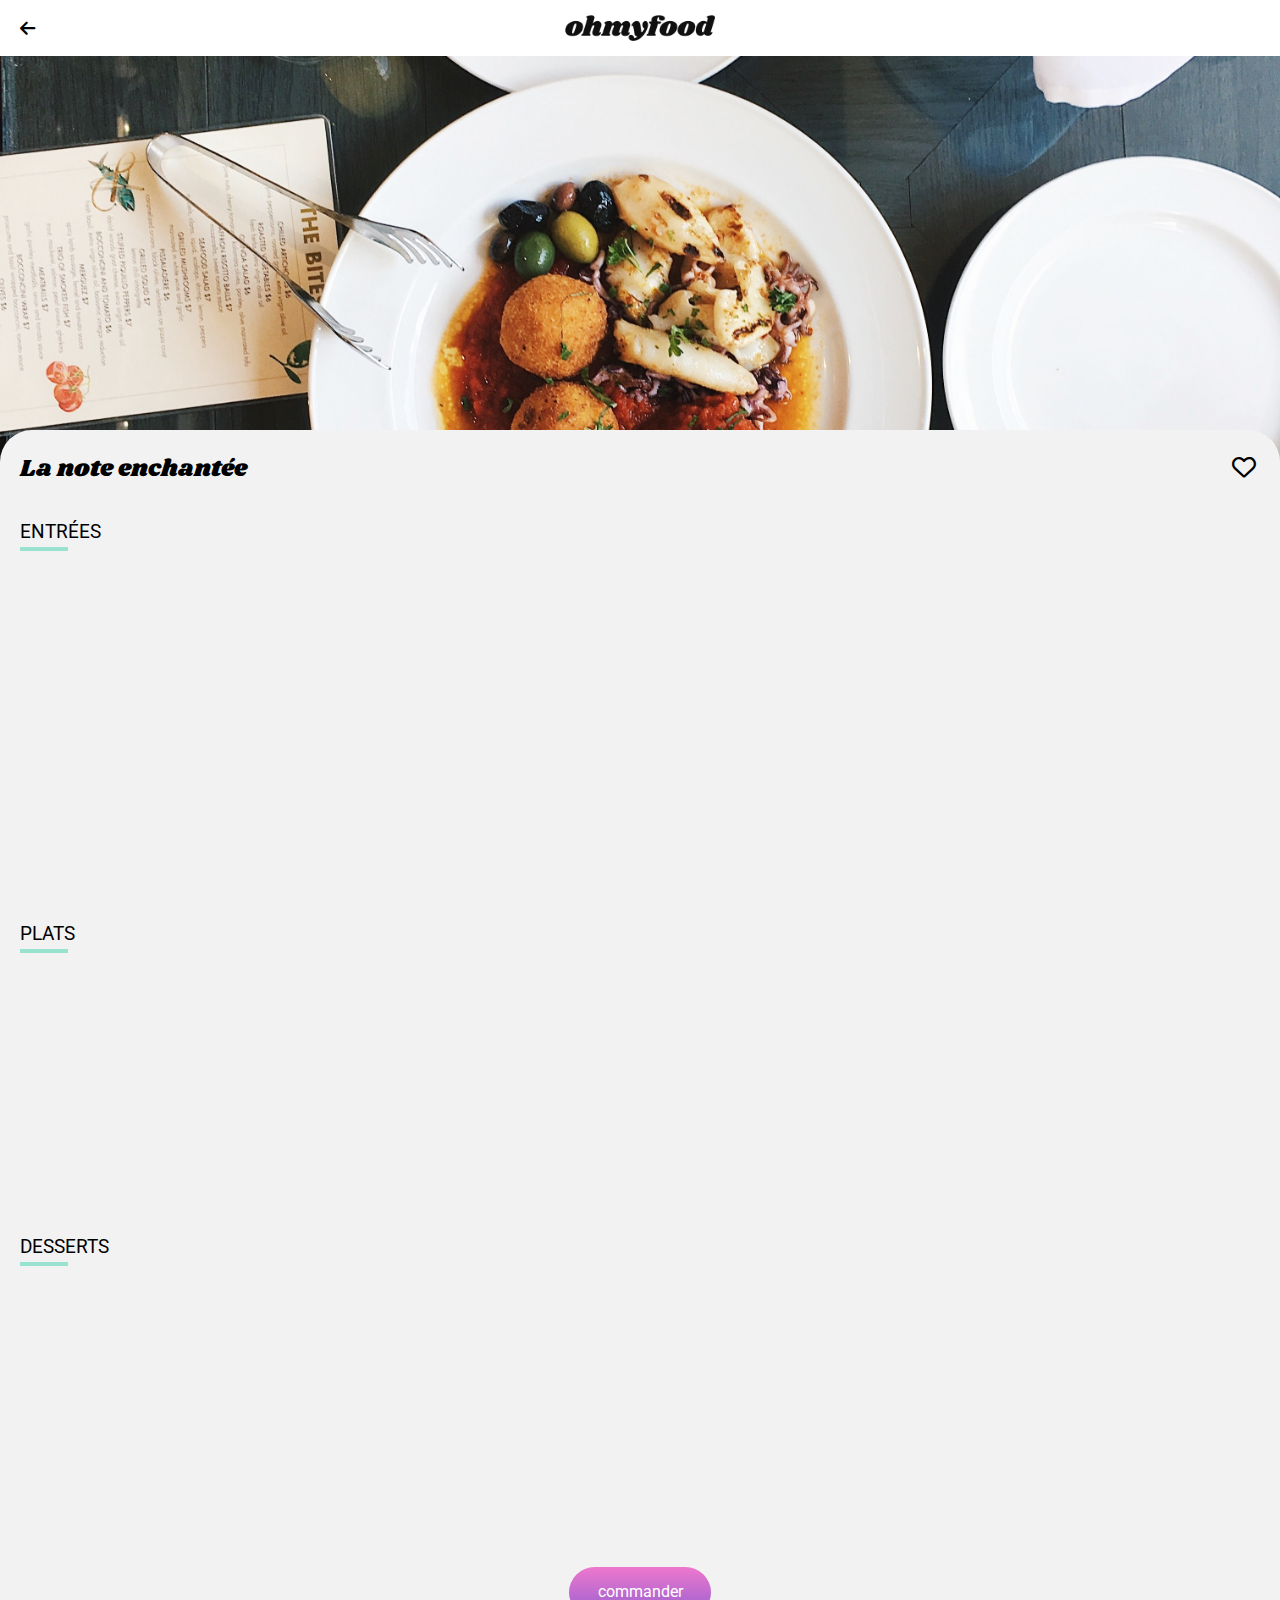
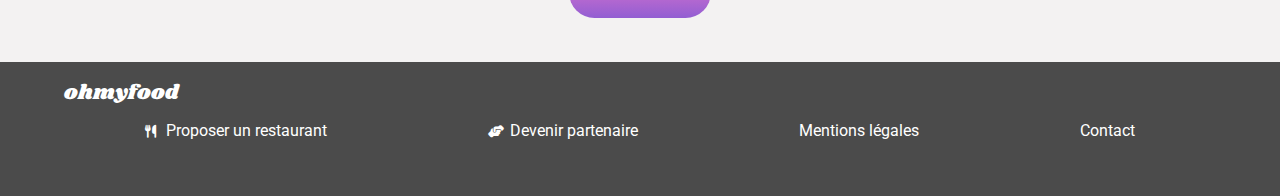
<file: menu2.html>
<!DOCTYPE html>
<html lang="en">
<head>
    <meta charset="UTF-8">
    <meta http-equiv="X-UA-Compatible" content="IE=edge">
    <meta name="viewport" content="width=device-width, initial-scale=1.0">
    <link rel="preconnect" href="https://fonts.googleapis.com">
    <link rel="preconnect" href="https://fonts.gstatic.com" crossorigin>
    <link href="https://fonts.googleapis.com/css2?family=Roboto:wght@300;400;700&display=swap" rel="stylesheet">
    <link href="https://fonts.googleapis.com/css2?family=Raleway:ital,wght@0,400;0,500;0,600;0,700;1,800&family=Roboto:ital,wght@1,100&family=Shrikhand&display=swap" rel="stylesheet">
    <link rel="stylesheet"  href="CSS/normalize.css"/>
    <link rel="stylesheet"  href="CSS/menu.css"/>
    <link rel="stylesheet" href="https://cdnjs.cloudflare.com/ajax/libs/font-awesome/6.1.0/css/all.min.css"/>
    <title>La palette du goût</title>
</head>
<body>
    <header>
        <div class="header_logo">
            <a href="index.html"><i class="fa-solid fa-arrow-left"></i></a>
            <img class="img_logo" src="images/logo/ohmyfood.png" alt="logo">
        </div>
        <img class="img_restaurant" src="images/restaurants/stil-u2Lp8tXIcjw-unsplash.jpg" alt="palette du gout">
    </header>
    <main>
        <section class="container">
            <div class="header_menu">
                <h2>La note enchantée</h2>
                <div class="coeur">
                    <i class="fa-regular coeurVide fa-heart"></i>
                    <i class="fa-solid coeurPlein fa-heart"></i>
                </div>
            </div>
            <section class="menu">
                <article class="menu_entrees">
                    <h3>entrées</h3>
                    <div class="d0 menu_item">
                        <div class="text_item">
                            <strong class="titre_item">Ravioles de foie gras</strong>
                            <span>Accompagnés de leur crème à la truffe</span>
                        </div>
                        <strong class="prix_item">25€</strong>
                        <div class="menu_check">
                            <div class="icone_check">
                                <i class="fa-check fas menuItem__icon"></i>
                            </div>
                        </div>
                    </div>
                    <div class="d1 menu_item">
                        <div class="text_item">
                            <strong class="titre_item">Caviar osciètre</strong>
                            <span>Sur blini à la farine de blé noir</span>
                        </div>
                        <strong class="prix_item">35€</strong>
                        <div class="menu_check">
                            <div class="icone_check">
                                <i class="fa-check fas menuItem__icon"></i>
                            </div>
                        </div>
                    </div>
                    <div class="d2 menu_item">
                        <div class="text_item">
                            <strong class="titre_item">Homard et espuma de potiron</strong>
                            <span>Mariné aux zestes d'orange</span>
                        </div>
                        <strong class="prix_item">20€</strong>
                        <div class="menu_check">
                            <div class="icone_check">
                                <i class="fa-check fas menuItem__icon"></i>
                            </div>
                        </div>
                    </div>
                    <div class="d3 menu_item">
                        <div class="text_item">
                            <strong class="titre_item">Foie gras de canard cuit entier</strong>
                            <span>Confiture de figue et pain toasté</span>
                        </div>
                        <strong class="prix_item">35€</strong>
                        <div class="menu_check">
                            <div class="icone_check">
                                <i class="fa-check fas menuItem__icon"></i>
                            </div>
                        </div>
                    </div>
                </article>
                <article class="menu_plats">
                    <h3>Plats</h3>
                    <div class="d4 menu_item">
                        <div class="text_item">
                            <strong class="titre_item">Noix de coquilles Saint-Jacques</strong>
                            <span>Sur lit de purée de céleri-rave</span>
                        </div>
                        <strong class="prix_item">40€</strong>
                        <div class="menu_check">
                            <div class="icone_check">
                                <i class="fa-check fas menuItem__icon"></i>
                            </div>
                        </div>
                    </div>
                    <div class="d5 menu_item">
                        <div class="text_item">
                            <strong class="titre_item">Langoustine poêlée</strong>
                            <span>Purée de patate douce</span>
                        </div>
                        <strong class="prix_item">35€</strong>
                        <div class="menu_check">
                            <div class="icone_check">
                                <i class="fa-check fas menuItem__icon"></i>
                            </div>
                        </div>
                    </div>
                    <div class="d6 menu_item">
                        <div class="text_item">
                            <strong class="titre_item">Mijoté de queue de boeuf</strong>
                            <span>Et riz sauvage aux zestes de citron</span>
                        </div>
                        <strong class="prix_item">44€</strong>
                        <div class="menu_check">
                            <div class="icone_check">
                                <i class="fa-check fas menuItem__icon"></i>
                            </div>
                        </div>
                    </div>
                </article>
                <article class="menu_dessert">
                    <h3>Desserts</h3>
                    <div class="d7 menu_item">
                        <div class="text_item">
                            <strong class="titre_item">Macaron noisette et chocolat</strong>
                            <span>Glace au caramel brun et sel de Guérande</span>
                        </div>
                        <strong class="prix_item">18€</strong>
                        <div class="menu_check">
                            <div class="icone_check">
                                <i class="fa-check fas menuItem__icon"></i>
                            </div>
                        </div>
                    </div>
                    <div class="d8 menu_item">
                        <div class="text_item">
                            <strong class="titre_item">Baba au rhum revisité</strong>
                            <span>Avec son coulis de citron</span>
                        </div>
                        <strong class="prix_item">22€</strong>
                        <div class="menu_check">
                            <div class="icone_check">
                                <i class="fa-check fas menuItem__icon"></i>
                            </div>
                        </div>
                    </div>
                    <div class="d9 menu_item">
                        <div class="text_item">
                            <strong class="titre_item">Tarte au citron meringuée</strong>
                            <span>Déstructurée</span>
                        </div>
                        <strong class="prix_item">23€ </strong>
                        <div class="menu_check">
                            <div class="icone_check">
                                <i class="fa-check fas menuItem__icon"></i>
                            </div>
                        </div>
                    </div>
                </article>
            </section>
            <button>commander</button>
        </section>
    </main>
    <footer>
        <h4>ohmyfood</h4>
        <ul>
            <a href="#"><li><i class="fa-solid couteaux fa-utensils"></i>Proposer un restaurant</li></a>
            <a href="#"><li><i class="fa-solid fa-handshake-angle"></i>Devenir partenaire</li></a>
            <a href="#"><li>Mentions légales</li></a>
            <a href="#"><li>Contact</li></a>
        </ul>
        
    </footer>
</body>
</html>
</file>
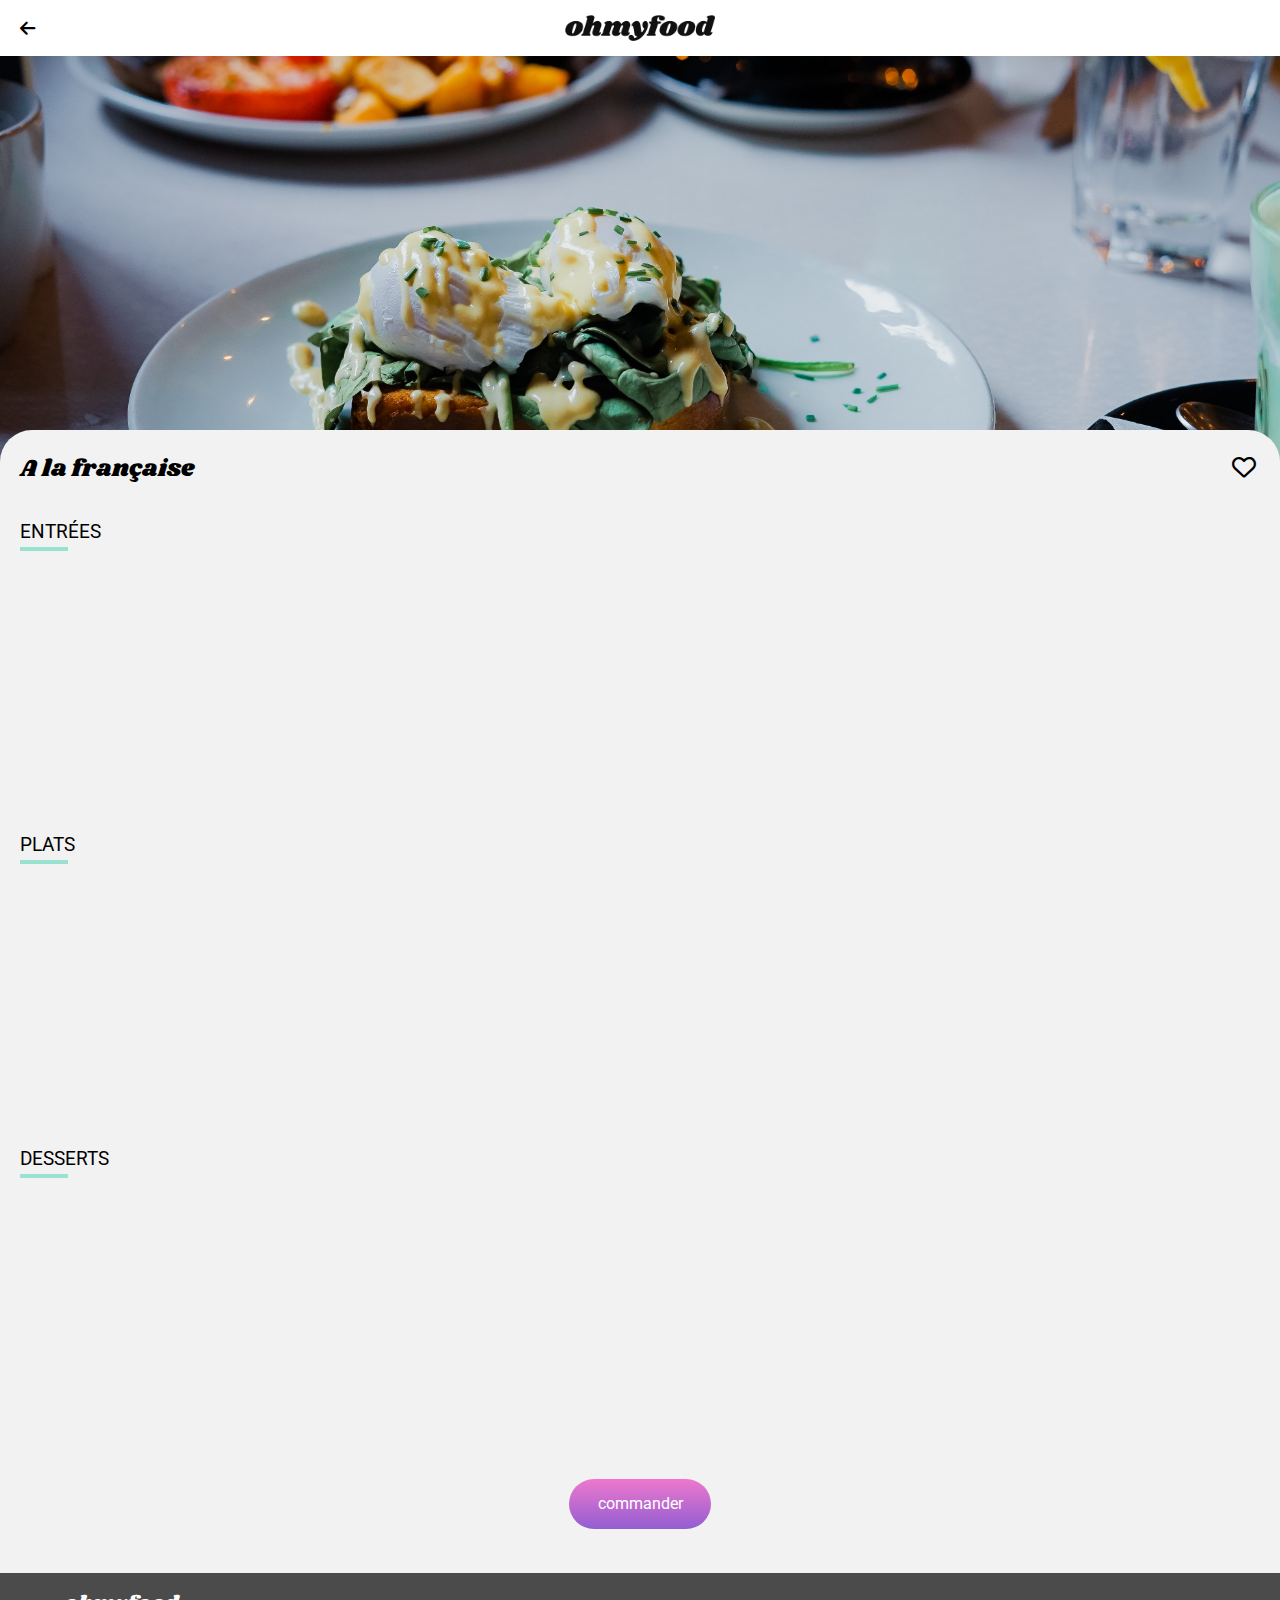
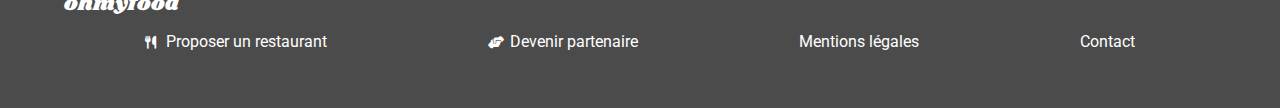
<file: menu3.html>
<!DOCTYPE html>
<html lang="en">
<head>
    <meta charset="UTF-8">
    <meta http-equiv="X-UA-Compatible" content="IE=edge">
    <meta name="viewport" content="width=device-width, initial-scale=1.0">
    <link rel="preconnect" href="https://fonts.googleapis.com">
    <link rel="preconnect" href="https://fonts.gstatic.com" crossorigin>
    <link href="https://fonts.googleapis.com/css2?family=Roboto:wght@300;400;700&display=swap" rel="stylesheet">
    <link href="https://fonts.googleapis.com/css2?family=Raleway:ital,wght@0,400;0,500;0,600;0,700;1,800&family=Roboto:ital,wght@1,100&family=Shrikhand&display=swap" rel="stylesheet">
    <link rel="stylesheet"  href="CSS/normalize.css"/>
    <link rel="stylesheet"  href="CSS/menu.css"/>
    <link rel="stylesheet" href="https://cdnjs.cloudflare.com/ajax/libs/font-awesome/6.1.0/css/all.min.css"/>
    <title>A la française</title>
</head>
<body>
    <header>
        <div class="header_logo">
            <a href="index.html"><i class="fa-solid fa-arrow-left"></i></a>
            <img class="img_logo" src="images/logo/ohmyfood.png" alt="logo">
        </div>
        <img class="img_restaurant" src="images/restaurants/toa-heftiba-DQKerTsQwi0-unsplash.jpg" alt="A la francaise">
    </header>
    <main>
        <section class="container">
            <div class="header_menu">
                <h2>A la française</h2>
                <div class="coeur">
                    <i class="fa-regular coeurVide fa-heart"></i>
                    <i class="fa-solid coeurPlein fa-heart"></i>
                </div>
                
            </div>
            <section class="menu">
                <article class="menu_entrees">
                    <h3>entrées</h3>
                    <div class="d0 menu_item">
                        <div class="text_item">
                            <strong class="titre_item">Tartare de poulpe acidulé</strong>
                            <span>Aux zestes d'orange</span>
                        </div>
                        <strong class="prix_item">25€</strong>
                        <div class="menu_check">
                            <div class="icone_check">
                                <i class="fa-check fas menuItem__icon"></i>
                            </div>
                        </div>
                    </div>
                    <div class="d1 menu_item">
                        <div class="text_item">
                            <strong class="titre_item">Velouté de légumes d'antan</strong>
                            <span>Carotte, panais, topinambour</span>
                        </div>
                        <strong class="prix_item">35€</strong>
                        <div class="menu_check">
                            <div class="icone_check">
                                <i class="fa-check fas menuItem__icon"></i>
                            </div>
                        </div>
                    </div>
                    <div class="d2 menu_item">
                        <div class="text_item">
                            <strong class="titre_item">Soupe à l'oignon</strong>
                            <span>Revisitée</span>
                        </div>
                        <strong class="prix_item">20€</strong>
                        <div class="menu_check">
                            <div class="icone_check">
                                <i class="fa-check fas menuItem__icon"></i>
                            </div>
                        </div>
                    </div>
                </article>
                <article class="menu_plats">
                    <h3>Plats</h3>
                    <div class="d3 menu_item">
                        <div class="text_item">
                            <strong class="titre_item">Coquilles Saint-Jacques</strong>
                            <span>Accompagnées d'une purée de panais</span>
                        </div>
                        <strong class="prix_item">40€</strong>
                        <div class="menu_check">
                            <div class="icone_check">
                                <i class="fa-check fas menuItem__icon"></i>
                            </div>
                        </div>
                    </div>
                    <div class="d4 menu_item">
                        <div class="text_item">
                            <strong class="titre_item">Magret de canard</strong>
                            <span>Et parmentier de pommes de terre</span>
                        </div>
                        <strong class="prix_item">35€</strong>
                        <div class="menu_check">
                            <div class="icone_check">
                                <i class="fa-check fas menuItem__icon"></i>
                            </div>
                        </div>
                    </div>
                    <div class="d5 menu_item">
                        <div class="text_item">
                            <strong class="titre_item">Pigeonneau d’Ille-et-Vilaine</strong>
                            <span>Sur son lit de gnocchis aux légumes</span>
                        </div>
                        <strong class="prix_item">44€</strong>
                        <div class="menu_check">
                            <div class="icone_check">
                                <i class="fa-check fas menuItem__icon"></i>
                            </div>
                        </div>
                    </div>
                </article>
                <article class="menu_dessert">
                    <h3>Desserts</h3>
                    <div class="d6 menu_item">
                        <div class="text_item">
                            <strong class="titre_item">Pétales de violettes glacés</strong>
                            <span>Et purée de noisettes</span>
                        </div>
                        <strong class="prix_item">18€</strong>
                        <div class="menu_check">
                            <div class="icone_check">
                                <i class="fa-check fas menuItem__icon"></i>
                            </div>
                        </div>
                    </div>
                    <div class="d7 menu_item">
                        <div class="text_item">
                            <strong class="titre_item">Fondant au chocolat</strong>
                            <span>Revisité</span>
                        </div>
                        <strong class="prix_item">22€</strong>
                        <div class="menu_check">
                            <div class="icone_check">
                                <i class="fa-check fas menuItem__icon"></i>
                            </div>
                        </div>
                    </div>
                    <div class="d8 menu_item">
                        <div class="text_item">
                            <strong class="titre_item">Millefeuille croustillant</strong>
                            <span>Myrtilles et pâte d’amande</span>
                        </div>
                        <strong class="prix_item">23€ </strong>
                        <div class="menu_check">
                            <div class="icone_check">
                                <i class="fa-check fas menuItem__icon"></i>
                            </div>
                        </div>
                    </div>
                </article>
            </section>
            <button>commander</button>
        </section>
    </main>
    <footer>
        <h4>ohmyfood</h4>
        <ul>
            <a href="#"><li><i class="fa-solid couteaux fa-utensils"></i>Proposer un restaurant</li></a>
            <a href="#"><li><i class="fa-solid fa-handshake-angle"></i>Devenir partenaire</li></a>
            <a href="#"><li>Mentions légales</li></a>
            <a href="#"><li>Contact</li></a>
        </ul>
        
    </footer>
</body>
</html>
</file>
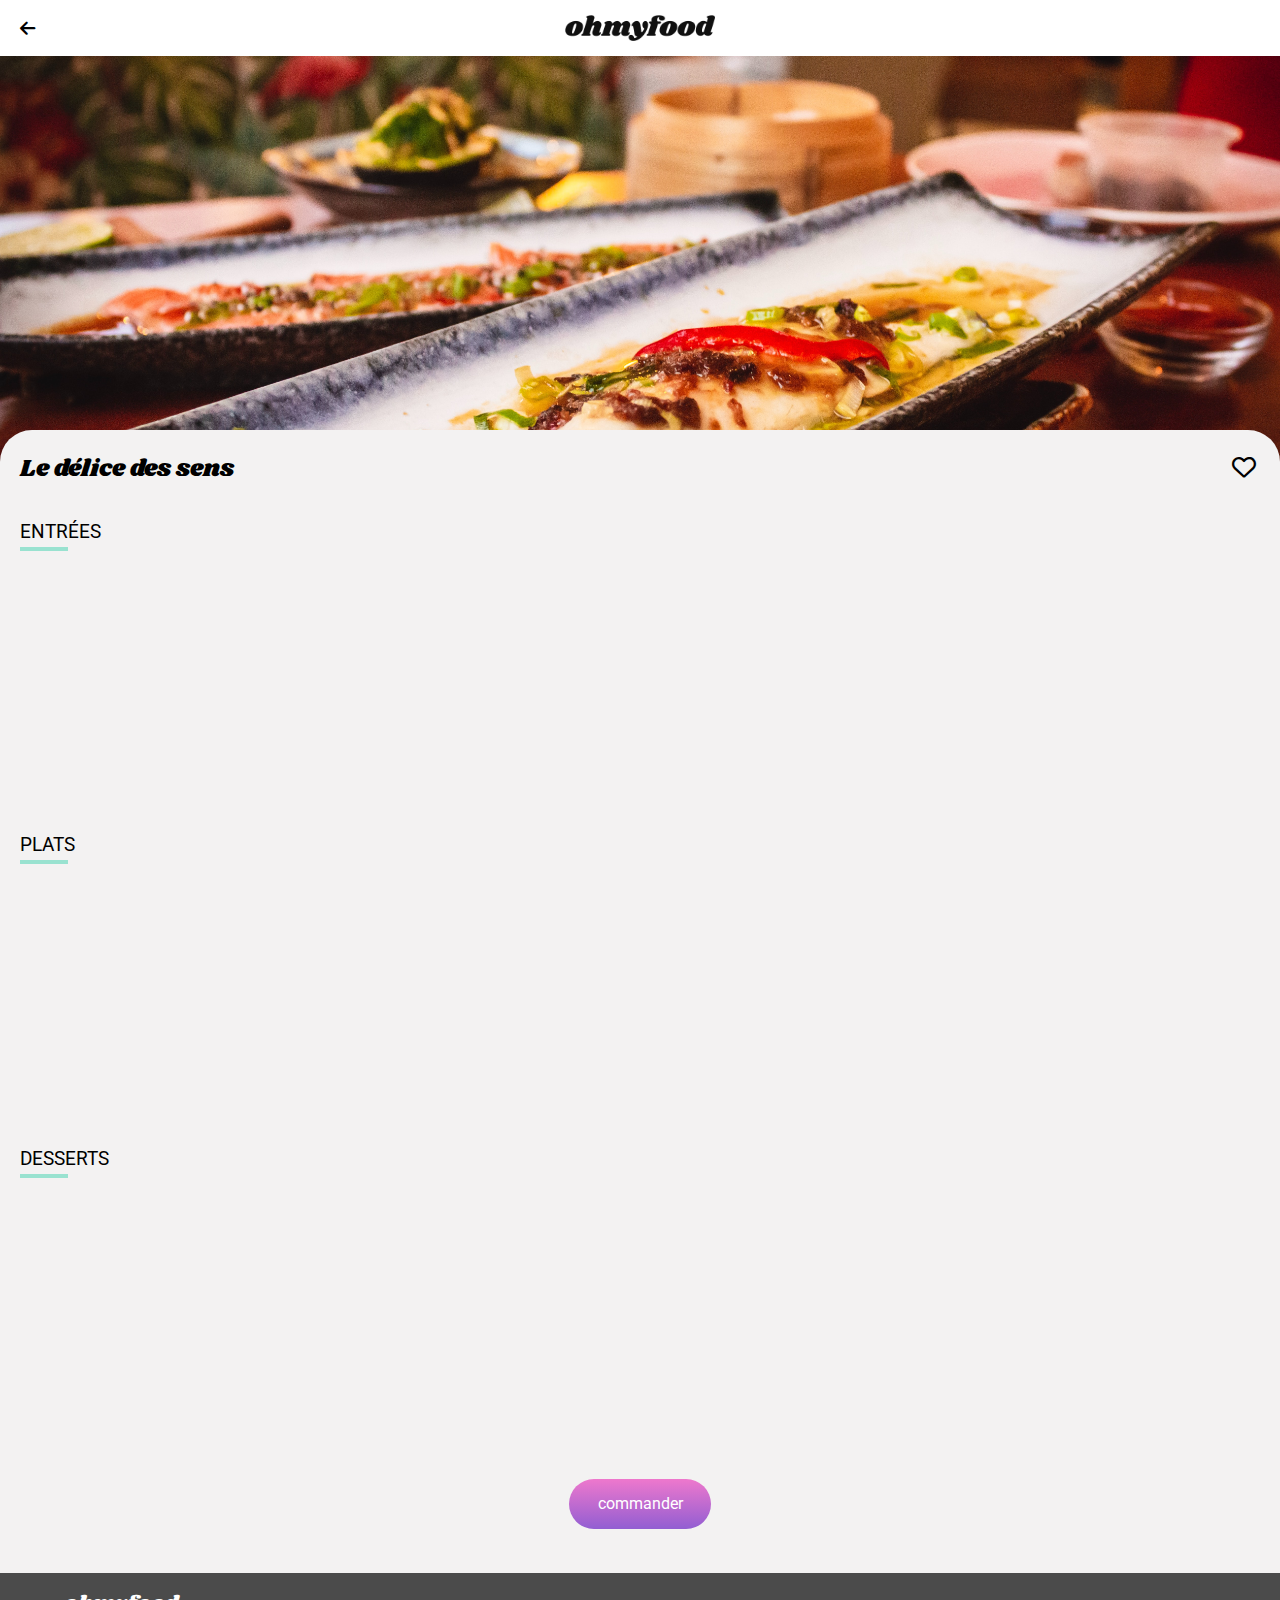
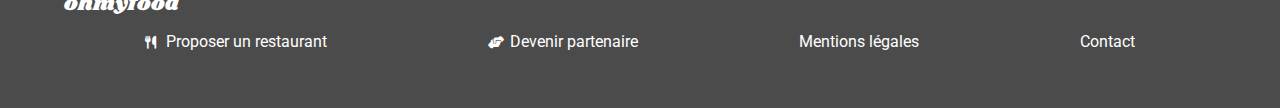
<file: menu4.html>
<!DOCTYPE html>
<html lang="en">
<head>
    <meta charset="UTF-8">
    <meta http-equiv="X-UA-Compatible" content="IE=edge">
    <meta name="viewport" content="width=device-width, initial-scale=1.0">
    <link rel="preconnect" href="https://fonts.googleapis.com">
    <link rel="preconnect" href="https://fonts.gstatic.com" crossorigin>
    <link href="https://fonts.googleapis.com/css2?family=Roboto:wght@300;400;700&display=swap" rel="stylesheet">
    <link href="https://fonts.googleapis.com/css2?family=Raleway:ital,wght@0,400;0,500;0,600;0,700;1,800&family=Roboto:ital,wght@1,100&family=Shrikhand&display=swap" rel="stylesheet">
    <link rel="stylesheet"  href="CSS/normalize.css"/>
    <link rel="stylesheet"  href="CSS/menu.css"/>
    <link rel="stylesheet" href="https://cdnjs.cloudflare.com/ajax/libs/font-awesome/6.1.0/css/all.min.css"/>
    <title>Le délice des sens</title>
</head>
<body>
    <header>
        <div class="header_logo">
            <a href="index.html"><i class="fa-solid fa-arrow-left"></i></a>
            <img class="img_logo" src="images/logo/ohmyfood.png" alt="logo">
        </div>
        <img class="img_restaurant" src="images/restaurants/louis-hansel-shotsoflouis-qNBGVyOCY8Q-unsplash.jpg" alt="palette du gout">
    </header>
    <main>
        <section class="container">
            <div class="header_menu">
                <h2>Le délice des sens</h2>
                <div class="coeur">
                    <i class="fa-regular coeurVide fa-heart"></i>
                    <i class="fa-solid coeurPlein fa-heart"></i>
                </div> 
            </div>
            <section class="menu">
                <article class="menu_entrees">
                    <h3>entrées</h3>
                    <div class="d0 menu_item">
                        <div class="text_item">
                            <strong class="titre_item">Tartare de thon</strong>
                            <span>Assaisonné au yuzu</span>
                        </div>
                        <strong class="prix_item">25€</strong>
                        <div class="menu_check">
                            <div class="icone_check">
                                <i class="fa-check fas menuItem__icon"></i>
                            </div>
                        </div>
                    </div>
                    <div class="d1 menu_item">
                        <div class="text_item">
                            <strong class="titre_item">Bouchée de homard croustillant</strong>
                            <span>Et sa farandole de petits légumes</span>
                        </div>
                        <strong class="prix_item">35€</strong>
                        <div class="menu_check">
                            <div class="icone_check">
                                <i class="fa-check fas menuItem__icon"></i>
                            </div>
                        </div>
                    </div>
                    <div class="d2 menu_item">
                        <div class="text_item">
                            <strong class="titre_item">Velouté de cèpes</strong>
                            <span>Aux truffes</span>
                        </div>
                        <strong class="prix_item">20€</strong>
                        <div class="menu_check">
                            <div class="icone_check">
                                <i class="fa-check fas menuItem__icon"></i>
                            </div>
                        </div>
                    </div>
                </article>
                <article class="menu_plats">
                    <h3>Plats</h3>
                    <div class="d3 menu_item">
                        <div class="text_item">
                            <strong class="titre_item">Poulet rôti aux herbes de Provence</strong>
                            <span>Et sa crème de truffe</span>
                        </div>
                        <strong class="prix_item">40€</strong>
                        <div class="menu_check">
                            <div class="icone_check">
                                <i class="fa-check fas menuItem__icon"></i>
                            </div>
                        </div>
                    </div>
                    <div class="d4 menu_item">
                        <div class="text_item">
                            <strong class="titre_item">Langouste rôtie</strong>
                            <span>Et ses légumes de saison</span>
                        </div>
                        <strong class="prix_item">35€</strong>
                        <div class="menu_check">
                            <div class="icone_check">
                                <i class="fa-check fas menuItem__icon"></i>
                            </div>
                        </div>
                    </div>
                    <div class="d5 menu_item">
                        <div class="text_item">
                            <strong class="titre_item">Côte de boeuf Angus</strong>
                            <span>Et sa purée de panais</span>
                        </div>
                        <strong class="prix_item">44€</strong>
                        <div class="menu_check">
                            <div class="icone_check">
                                <i class="fa-check fas menuItem__icon"></i>
                            </div>
                        </div>
                    </div>
                </article>
                <article class="menu_dessert">
                    <h3>Desserts</h3>
                    <div class="d6 menu_item">
                        <div class="text_item">
                            <strong class="titre_item">Farandole de desserts</strong>
                            <span>Du chef</span>
                        </div>
                        <strong class="prix_item">18€</strong>
                        <div class="menu_check">
                            <div class="icone_check">
                                <i class="fa-check fas menuItem__icon"></i>
                            </div>
                        </div>
                    </div>
                    <div class="d7 menu_item">
                        <div class="text_item">
                            <strong class="titre_item">Crème brulée</strong>
                            <span>Revisitée</span>
                        </div>
                        <strong class="prix_item">22€</strong>
                        <div class="menu_check">
                            <div class="icone_check">
                                <i class="fa-check fas menuItem__icon"></i>
                            </div>
                        </div>
                    </div>
                    <div class="d8 menu_item">
                        <div class="text_item">
                            <strong class="titre_item">Tiramisu </strong>
                            <span>À la noisette</span>
                        </div>
                        <strong class="prix_item">23€ </strong>
                        <div class="menu_check">
                            <div class="icone_check">
                                <i class="fa-check fas menuItem__icon"></i>
                            </div>
                        </div>
                    </div>
                </article>
            </section>
            <button>commander</button>
        </section>
    </main>
    <footer>
        <h4>ohmyfood</h4>
        <ul>
            <a href="#"><li><i class="fa-solid couteaux fa-utensils"></i>Proposer un restaurant</li></a>
            <a href="#"><li><i class="fa-solid fa-handshake-angle"></i>Devenir partenaire</li></a>
            <a href="#"><li>Mentions légales</li></a>
            <a href="#"><li>Contact</li></a>
        </ul>
        
    </footer>
</body>
</html>
</file>
<file: CSS/style.css>
@import "components/normalize.css";
@keyframes loading-spinner {
  0% {
    transform: scale(1);
  }
  80% {
    transform: scale(1);
  }
  100% {
    transform: scale(0);
  }
}
@keyframes spinner {
  0% {
    transform: rotate(0deg);
    opacity: 1;
  }
  100% {
    transform: rotate(360deg);
    opacity: 1;
  }
}
@keyframes visibility-hid {
  0% {
    visibility: hidden;
  }
  100% {
    visibility: hidden;
  }
}
.body-invisible {
  animation: visibility-hid 1s linear;
}

#visible {
  visibility: visible;
}

.loader-ohmyfood {
  position: fixed;
  display: flex;
  align-items: center;
  justify-content: center;
  font-size: 150px;
  width: 100%;
  height: 100%;
  animation: loading-spinner 1s forwards;
}
.loader-ohmyfood i {
  color: transparent;
  -webkit-background-clip: text;
  background-image: linear-gradient(#9356DC, #FF79DA 95%);
  animation: spinner 1s ease-in-out forwards;
}

button {
  border: 0;
  display: block;
  margin-left: auto;
  margin-right: auto;
  padding: 1rem 1.8rem;
  font-size: 1rem;
  margin-bottom: 24px;
  border-radius: 100px;
  color: #fff;
  background-image: linear-gradient(0deg, rgba(136, 78, 207, 0.9), rgba(238, 107, 201, 0.9));
  cursor: pointer;
}
button:hover {
  background: linear-gradient(#ff93e1, #a16be0);
  box-shadow: 0px 5px 5px rgba(0, 0, 0, 0.3);
}
button:focus {
  outline: none;
}

footer {
  background-color: rgba(0, 0, 0, 0.7058823529);
  color: white;
  padding: 18px;
}
footer i {
  padding-right: 6px;
  font-size: 0.8rem;
}
footer .couteaux {
  padding-right: 10px;
}
footer a {
  color: white;
  text-decoration: none;
}
footer h4 {
  font-family: "Shrikhand";
  font-size: 1.3rem;
  margin-top: 0px;
  font-weight: 500;
  margin-bottom: 15px;
}
footer ul {
  list-style-type: none;
  padding-left: 0px;
}
footer li {
  padding-bottom: 10px;
}

@media (min-width: 772px) {
  footer {
    padding: 30px 5%;
    padding-top: 20px;
  }
  footer h4 {
    padding: 0px;
    margin: 0px;
  }

  footer ul {
    display: flex;
    justify-content: space-around;
  }
}
.coeur {
  height: 2rem;
  width: 2rem;
  overflow: hidden;
  display: inline-block;
  position: relative;
}
.coeur i {
  position: absolute;
  text-align: center;
  left: 0;
  font-size: 24px;
  width: 100%;
}

.coeurPlein {
  color: transparent;
  transition: all 450ms;
}
.coeurPlein:hover {
  background: linear-gradient(#9356DC, #FF79DA);
  transform: scale(1.1);
  -webkit-background-clip: text;
}

@media (min-width: 1300px) {
  .coeur {
    margin-right: 46px;
  }
}
* {
  box-sizing: border-box;
}

body {
  margin: 0px;
  font-family: Roboto, sans-serif;
}

h2 {
  font-size: 1.5rem;
  font-weight: 700;
}

/* HEADER */
.flexLoca {
  padding: 0.5rem;
  box-shadow: 0 6px 8px 1px rgba(0, 0, 0, 0.4);
  position: relative;
}
.flexLoca img {
  width: 150px;
  display: block;
  margin-left: auto;
  margin-right: auto;
  padding: 15px 0px;
}

.loca {
  display: flex;
  justify-content: center;
  padding: 1.25rem 1rem;
  background-color: #e5e2e2;
  font-size: 1rem;
  opacity: 0.7;
}
.loca i {
  margin-right: 15px;
}
.loca span {
  font-weight: 700;
}

/* explainLoca */
.exploration {
  padding: 15px 36px;
  text-align: center;
  background-color: #f3f3f3;
}
.exploration h3 {
  font-weight: 700;
  font-size: 1.5em;
  margin-bottom: 15px;
  padding: 0px 15px;
}
.exploration p {
  opacity: 0.5;
  margin-bottom: 26px;
}
.exploration button {
  margin-bottom: 36px;
}

.fonctionnement {
  padding: 1rem;
  font-weight: bold;
}
.fonctionnement ol {
  counter-reset: listButton;
  padding: 10px 0px;
}
.fonctionnement li {
  list-style-type: none;
  background: #f6f6f6;
  display: flex;
  padding: 1.5rem;
  align-items: center;
  box-shadow: 0.25rem 0.25rem 0.5rem rgba(0, 0, 0, 0.1333333333);
  position: relative;
  border-radius: 15px;
  margin: 24px 10px;
  font-weight: 500;
}
.fonctionnement li::before {
  counter-increment: listButton;
  content: counters(listButton, ".") " ";
  background-color: #9356DC;
  color: white;
  border-radius: 30px;
  display: flex;
  height: 30px;
  width: 30px;
  justify-content: center;
  position: absolute;
  margin-right: 15px;
  align-items: center;
  left: -0.5rem;
}
.fonctionnement li:hover {
  background-color: #F7F1FF;
}
.fonctionnement li:hover i {
  color: #9356DC;
}
.fonctionnement i {
  color: grey;
  padding: 0px 16px;
  font-size: 20px;
}

.restaurants {
  padding: 15px;
  background-color: #f6f6f6;
}
.restaurants .card {
  position: relative;
  display: block;
  text-decoration: none;
  border-radius: 18px;
  overflow: hidden;
  background: white;
  box-shadow: 0 5px 15px rgba(0, 0, 0, 0.2);
  margin-bottom: 24px;
}
.restaurants img {
  height: 180px;
  width: 100%;
  object-fit: cover;
}
.restaurants .new {
  position: absolute;
  right: 15px;
  top: 15px;
  padding: 7px 10px;
  background: #99E2D0;
  color: green;
  border-radius: 2px;
  font-size: 0.8rem;
}
.restaurants .article_content {
  margin: 18px 10px;
  color: black;
}
.restaurants .article_content h3 {
  margin: 0px;
}
.restaurants .article_content p {
  margin: 6px 0px;
  opacity: 0.8;
}
.restaurants .article_content i {
  font-size: 32px;
  position: absolute;
  bottom: 30px;
  right: 16px;
}

@media (min-width: 772px) {
  .fonctionnement {
    padding: 30px 5%;
  }

  .fontctionnementList {
    display: flex;
  }
  .fontctionnementList li {
    display: flex;
    width: 30%;
  }

  .restaurants {
    padding: 0px 5%;
  }
  .restaurants img {
    height: 100%;
    width: 63%;
    min-width: 63%;
  }

  .cards {
    display: flex;
    flex-direction: row;
    flex-wrap: wrap;
    justify-content: space-between;
    padding-bottom: 30px;
  }
  .cards h2 {
    width: 100%;
    padding-bottom: 30px;
  }
  .cards .card {
    width: 45%;
    display: flex;
    height: 200px;
  }
  .cards .new {
    left: 20px;
    right: initial;
    font-size: 1rem;
  }
}
@media (min-width: 1600px) {
  .explainLoca {
    display: flex;
    justify-content: space-between;
    padding: 0px 80px;
  }

  .exploration {
    background-color: white;
    display: flex;
    justify-content: center;
    flex-direction: column;
    align-items: center;
  }
  .exploration button {
    padding: 1rem 0rem;
    margin-bottom: 0px;
    width: 80%;
  }

  .fonctionnement ol {
    display: flex;
    flex-direction: column;
    width: 600px;
    margin: 0px;
    padding: 0px;
  }
  .fonctionnement ol li {
    display: flex;
    width: 100%;
    padding: 1.2rem;
  }

  .restaurants {
    padding: 0px 80px;
  }

  .card {
    margin-bottom: 50px;
  }
}

/*# sourceMappingURL=style.css.map */
</file>
<file: CSS/menu.css>
@import "components/normalize.css";
@keyframes card-apparition {
  0% {
    transform: translateY(10%);
    opacity: 0;
  }
  100% {
    transform: translateY(0%);
    opacity: 1;
  }
}
.d0 {
  animation: card-apparition 1s ease-in-out forwards;
  opacity: 0;
  animation-delay: 0s;
}

.d1 {
  animation: card-apparition 1s ease-in-out forwards;
  opacity: 0;
  animation-delay: 0.2s;
}

.d2 {
  animation: card-apparition 1s ease-in-out forwards;
  opacity: 0;
  animation-delay: 0.4s;
}

.d3 {
  animation: card-apparition 1s ease-in-out forwards;
  opacity: 0;
  animation-delay: 0.6s;
}

.d4 {
  animation: card-apparition 1s ease-in-out forwards;
  opacity: 0;
  animation-delay: 0.8s;
}

.d5 {
  animation: card-apparition 1s ease-in-out forwards;
  opacity: 0;
  animation-delay: 1s;
}

.d6 {
  animation: card-apparition 1s ease-in-out forwards;
  opacity: 0;
  animation-delay: 1.2s;
}

.d7 {
  animation: card-apparition 1s ease-in-out forwards;
  opacity: 0;
  animation-delay: 1.4s;
}

.d8 {
  animation: card-apparition 1s ease-in-out forwards;
  opacity: 0;
  animation-delay: 1.6s;
}

.d9 {
  animation: card-apparition 1s ease-in-out forwards;
  opacity: 0;
  animation-delay: 1.8s;
}

button {
  border: 0;
  display: block;
  margin-left: auto;
  margin-right: auto;
  padding: 1rem 1.8rem;
  font-size: 1rem;
  margin-bottom: 24px;
  border-radius: 100px;
  color: #fff;
  background-image: linear-gradient(0deg, rgba(136, 78, 207, 0.9), rgba(238, 107, 201, 0.9));
  cursor: pointer;
}
button:hover {
  background: linear-gradient(#ff93e1, #a16be0);
  box-shadow: 0px 5px 5px rgba(0, 0, 0, 0.3);
}
button:focus {
  outline: none;
}

footer {
  background-color: rgba(0, 0, 0, 0.7058823529);
  color: white;
  padding: 18px;
}
footer i {
  padding-right: 6px;
  font-size: 0.8rem;
}
footer .couteaux {
  padding-right: 10px;
}
footer a {
  color: white;
  text-decoration: none;
}
footer h4 {
  font-family: "Shrikhand";
  font-size: 1.3rem;
  margin-top: 0px;
  font-weight: 500;
  margin-bottom: 15px;
}
footer ul {
  list-style-type: none;
  padding-left: 0px;
}
footer li {
  padding-bottom: 10px;
}

@media (min-width: 772px) {
  footer {
    padding: 30px 5%;
    padding-top: 20px;
  }
  footer h4 {
    padding: 0px;
    margin: 0px;
  }

  footer ul {
    display: flex;
    justify-content: space-around;
  }
}
.coeur {
  height: 2rem;
  width: 2rem;
  overflow: hidden;
  display: inline-block;
  position: relative;
}
.coeur i {
  position: absolute;
  text-align: center;
  left: 0;
  font-size: 24px;
  width: 100%;
}
.coeur .coeurPlein {
  color: transparent;
  transition: all 450ms;
}
.coeur .coeurPlein:hover {
  background: linear-gradient(#9356DC, #FF79DA);
  transform: scale(1.1);
  -webkit-background-clip: text;
}

@media (min-width: 1300px) {
  .coeur {
    margin-right: 46px;
  }
}
@keyframes progress-green-box {
  0% {
    transform: translateX(0);
  }
  100% {
    transform: translateX(-68px);
  }
}
@keyframes check-rotation {
  0% {
    transform: rotate(360deg);
  }
  100% {
    transform: rotate(0deg);
  }
}
@keyframes glissement-text {
  0% {
    margin-right: 0px;
  }
  100% {
    margin-right: 60px;
  }
}
@keyframes glissement-ellipsis {
  0% {
    width: 300px;
  }
  40% {
    width: 260px;
  }
  80% {
    width: 230px;
  }
  100% {
    width: 200px;
  }
}
.menu_item:hover .text-ellipsis {
  animation: glissement-ellipsis 0.4s linear forwards;
}
.menu_item:hover .prix_item {
  animation: glissement-text 0.4s linear forwards;
  animation-play-state: running;
}
.menu_item:hover .menu_check {
  opacity: 1;
  animation: progress-green-box 0.4s linear forwards;
  display: flex;
}
.menu_item:hover .menu_check i {
  animation: check-rotation 0.4s linear forwards;
}

.text-ellipsis {
  text-overflow: ellipsis;
  white-space: nowrap;
  overflow: hidden;
  width: 300px;
}

@media (min-width: 500px) {
  .menu_item:hover .text-ellipsis {
    animation: none !important;
  }
}
* {
  box-sizing: border-box;
}

body {
  margin: 0px;
  font-family: Roboto, sans-serif;
}

h2 {
  font-family: Shrikhand;
  font-weight: lighter;
}

.text-ellipsis {
  text-overflow: ellipsis;
  white-space: nowrap;
  overflow: hidden;
  display: block;
}

header .header_logo {
  display: flex;
}
header .header_logo a {
  position: relative;
  text-decoration: none;
  color: #000;
}
header .header_logo i {
  font-size: 1.1rem;
  left: 20px;
  top: 20px;
  position: absolute;
}
header .img_logo {
  width: 150px;
  display: block;
  margin-left: auto;
  margin-right: auto;
  padding: 15px 0px;
}
header .img_restaurant {
  width: 100%;
  height: 300px;
  object-fit: cover;
}

main .container {
  border-radius: 2rem 2rem 0 0;
  margin-top: -80px;
  background-color: #f3f2f2;
  position: relative;
  padding: 20px;
}
main .container .header_menu {
  padding-top: 5px;
  display: flex;
  justify-content: space-between;
}
main .container .header_menu h2 {
  font-size: 1.5rem;
  margin-top: 0px;
}
main .container h3 {
  text-transform: uppercase;
  font-size: 1.2rem;
  font-weight: 400;
  margin: 18px 0 10px 0;
  padding-bottom: 8px;
  position: relative;
}
main .container h3::after {
  content: "";
  background-color: #99E2D0;
  position: absolute;
  left: 0;
  bottom: 0;
  width: 3rem;
  height: 4px;
}
main .container .menu_item {
  background-color: #fff;
  padding: 12px;
  margin-top: 20px;
  border-radius: 1.1rem;
  box-shadow: 0.25rem 0.25rem 1rem rgba(0, 0, 0, 0.1);
  overflow: hidden;
  display: flex;
  justify-content: space-between;
  cursor: pointer;
}
main .container .menu_item strong {
  display: flex;
  justify-content: flex-end;
  align-items: flex-end;
}
main .container .menu_item .titre_item {
  display: block;
  margin-bottom: 8px;
  font-size: 0.98rem;
}
main .container .menu_item .text_item {
  width: 80%;
  text-overflow: ellipsis;
  white-space: nowrap;
  overflow: hidden;
}
main .container .menu_item .text_item span {
  color: #5A5A5A;
  font-size: 0.85rem;
}
main .container .menu_item .menu_check {
  background-color: #99E2D0;
  margin: -1rem -5rem -1rem 1rem;
  width: 4rem;
  display: flex;
  align-items: center;
  justify-content: center;
}
main .container .menu_item .menu_check .icone_check {
  height: 26px;
  width: 26px;
  background-color: white;
  display: flex;
  align-items: center;
  justify-content: center;
  border-radius: 100px;
}
main .container .menu_item .menu_check .icone_check .fas {
  display: inline-block;
}
main .container .menu_item .menu_check .icone_check i {
  color: #99E2D0;
}

button {
  margin-top: 36px;
}

@media (min-width: 772px) {
  header .img_restaurant {
    height: 450px;
    object-fit: cover;
  }
}
@media (min-width: 1300px) {
  .header_menu h2 {
    padding-left: 6px;
  }

  .menu {
    display: flex;
    justify-content: center;
    align-items: flex-start;
  }
  .menu article {
    width: 33%;
  }

  .menu_item {
    width: 90%;
    margin: 0px;
  }
}

/*# sourceMappingURL=menu.css.map */
</file>
